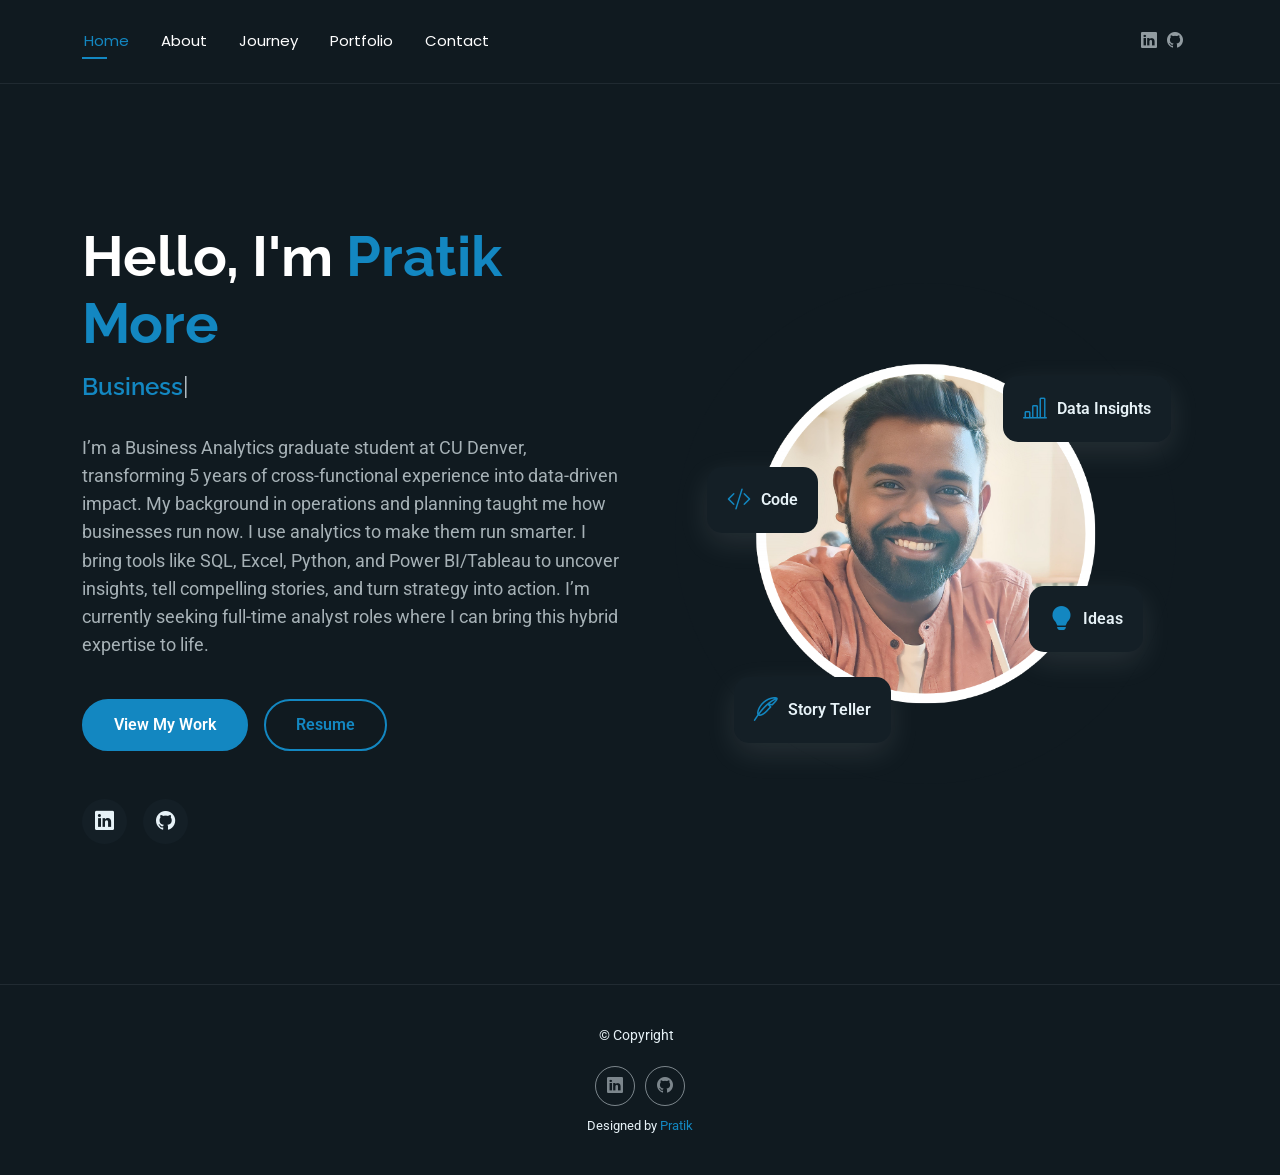
<file: index.html>
<!DOCTYPE html>
<html lang="en">

<head>
  <meta charset="utf-8">
  <meta content="width=device-width, initial-scale=1.0" name="viewport">
  <title>Index -Pratik More - Portfolio</title>
  <meta name="description" content="">
  <meta name="keywords" content="">

  <!-- Favicons -->
  <!-- <link href="assets/img/favicon.png" rel="icon">
  <link href="assets/img/apple-touch-icon.png" rel="apple-touch-icon"> -->

  <!-- Fonts -->
  <link href="https://fonts.googleapis.com" rel="preconnect">
  <link href="https://fonts.gstatic.com" rel="preconnect" crossorigin>
  <link href="https://fonts.googleapis.com/css2?family=Roboto:ital,wght@0,100;0,300;0,400;0,500;0,700;0,900;1,100;1,300;1,400;1,500;1,700;1,900&family=Poppins:ital,wght@0,100;0,200;0,300;0,400;0,500;0,600;0,700;0,800;0,900;1,100;1,200;1,300;1,400;1,500;1,600;1,700;1,800;1,900&family=Raleway:ital,wght@0,100;0,200;0,300;0,400;0,500;0,600;0,700;0,800;0,900;1,100;1,200;1,300;1,400;1,500;1,600;1,700;1,800;1,900&display=swap" rel="stylesheet">

  <!-- Vendor CSS Files -->
  <link href="assets/vendor/bootstrap/css/bootstrap.min.css" rel="stylesheet">
  <link href="assets/vendor/bootstrap-icons/bootstrap-icons.css" rel="stylesheet">
  <link href="assets/vendor/aos/aos.css" rel="stylesheet">
  <link href="assets/vendor/swiper/swiper-bundle.min.css" rel="stylesheet">
  <link href="assets/vendor/glightbox/css/glightbox.min.css" rel="stylesheet">

  <!-- Main CSS File -->
  <link href="assets/css/main.css" rel="stylesheet">

  <!-- =======================================================
  * Template Name: FolioOne
  * Template URL: https://bootstrapmade.com/folioone-bootstrap-portfolio-website-template/
  * Updated: Aug 23 2025 with Bootstrap v5.3.7
  * Author: BootstrapMade.com
  * License: https://bootstrapmade.com/license/
  ======================================================== -->
</head>

<body class="index-page">

  <header id="header" class="header d-flex align-items-center light-background sticky-top">
    <div class="container position-relative d-flex align-items-center justify-content-between">

      <!-- <a href="index.html" class="logo d-flex align-items-center me-auto me-xl-0">
      <img src="assets/img/logo.webp" alt="">
      <h1 class="sitename">FolioOne</h1> 
    </a> -->

      <nav id="navmenu" class="navmenu">
        <ul>
          <li><a href="index.html" class="active">Home</a></li>
          <li><a href="about.html">About</a></li>
          <li><a href="Journey.html">Journey</a></li>
          <li><a href="portfolio.html">Portfolio</a></li>
          <li><a href="contact.html">Contact</a></li>
        </ul>
        <i class="mobile-nav-toggle d-xl-none bi bi-list"></i>
      </nav>

      <div class="header-social-links">
        <a href="https://www.linkedin.com/in/pratikm0105/"><i class="bi bi-linkedin"></i></a>
        <a href="https://github.com/Pratik2326"><i class="bi bi-github"></i></a>
      </div>

    </div>
  </header>

  <main class="main">

    <!-- Hero Section -->
    <section id="hero" class="hero section">

      <div class="container" data-aos="fade-up" data-aos-delay="100">

        <div class="row gy-4 align-items-center">
          <div class="col-lg-6 order-2 order-lg-1">
            <div class="hero-content">
              <h1 data-aos="fade-up" data-aos-delay="200">Hello, I'm <span class="highlight">Pratik More</span></h1>
              <h2 data-aos="fade-up" data-aos-delay="300"><span class="typed" data-typed-items="Business Analyst, Data Analyst"></span></h2>
              <p data-aos="fade-up" data-aos-delay="400">I’m a Business Analytics graduate student at CU Denver, transforming 5 years of cross-functional experience into data-driven impact. My background in operations and planning taught me how businesses run now. I use analytics to make them run smarter. I bring tools like SQL, Excel, Python, and Power BI/Tableau to uncover insights, tell compelling stories, and turn strategy into action. I’m currently seeking full-time analyst roles where I can bring this hybrid expertise to life. </p>
              <div class="hero-actions" data-aos="fade-up" data-aos-delay="500">
                <a href="portfolio.html" class="btn btn-primary">View My Work</a>
                <a href="assets/resumepdf/Pratik's Resume v1.2 (master2).pdf" class="btn btn-outline" target="_blank">Resume</a>
              </div>
              <div class="social-links" data-aos="fade-up" data-aos-delay="600">
                <a href="https://www.linkedin.com/in/pratikm0105/"><i class="bi bi-linkedin"></i></a>
                <a href="https://github.com/Pratik2326"><i class="bi bi-github"></i></a>
              </div>
            </div>
          </div>
          <div class="col-lg-6 order-1 order-lg-2">
            <div class="hero-image" data-aos="zoom-in" data-aos-delay="300">
                <img src="assets/img/profile/fp.png" alt="Pratik" class="img-fluid profile-pic">
                <div class="floating-elements">
                  <div class="floating-card story-metrics" data-aos="fade-left" data-aos-delay="700">
                    <i class="bi bi-feather"></i>
                    <span>Story Teller</span>
                  </div>
                  <div class="floating-card code" data-aos="fade-down" data-aos-delay="1000">
                    <i class="bi bi-code-slash"></i>
                    <span>Code</span>
                  </div>
                  <div class="floating-card design" data-aos="fade-right" data-aos-delay="600">
                    <i class="bi bi-bar-chart-line"></i>
                    <span>Data Insights</span>
                  </div>
                  <div class="floating-card creativity" data-aos="fade-up" data-aos-delay="900">
                    <i class="bi bi-lightbulb-fill"></i>
                    <span>Ideas</span>
                  </div>
                </div>
              </div>
            </div>
          </div>
        </div>

      </div>

    </section><!-- /Hero Section -->

  </main>

  <footer id="footer" class="footer">

    <div class="container">
      <div class="copyright text-center ">
        <p>© <span>Copyright</span> <strong class="px-1 sitename"></strong> <span><br></span></p>
      </div>
      <div class="social-links d-flex justify-content-center" data-aos="fade-up" data-aos-delay="100">
        <a href="https://www.linkedin.com/in/pratikm0105/"><i class="bi bi-linkedin"></i></a>
        <a href="https://github.com/Pratik2326"><i class="bi bi-github"></i></a>
      </div>
    
      <div class="credits">
        <!-- All the links in the footer should remain intact. -->
        <!-- You can delete the links only if you've purchased the pro version. -->
        <!-- Licensing information: https://bootstrapmade.com/license/ -->
        <!-- Purchase the pro version with working PHP/AJAX contact form: [buy-url] -->
        Designed by <a href="#">Pratik</a>
      </div>
    </div>

  </footer>

  <!-- Scroll Top -->
  <a href="#" id="scroll-top" class="scroll-top d-flex align-items-center justify-content-center"><i class="bi bi-arrow-up-short"></i></a>

  <!-- Preloader -->
  <div id="preloader"></div>

  <!-- Vendor JS Files -->
  <script src="assets/vendor/bootstrap/js/bootstrap.bundle.min.js"></script>
  <script src="assets/vendor/php-email-form/validate.js"></script>
  <script src="assets/vendor/aos/aos.js"></script>
  <script src="assets/vendor/typed.js/typed.umd.js"></script>
  <script src="assets/vendor/waypoints/noframework.waypoints.js"></script>
  <script src="assets/vendor/purecounter/purecounter_vanilla.js"></script>
  <script src="assets/vendor/swiper/swiper-bundle.min.js"></script>
  <script src="assets/vendor/imagesloaded/imagesloaded.pkgd.min.js"></script>
  <script src="assets/vendor/isotope-layout/isotope.pkgd.min.js"></script>
  <script src="assets/vendor/glightbox/js/glightbox.min.js"></script>

  <!-- Main JS File -->
  <script src="assets/js/main.js"></script>

</body>

</html>
</file>
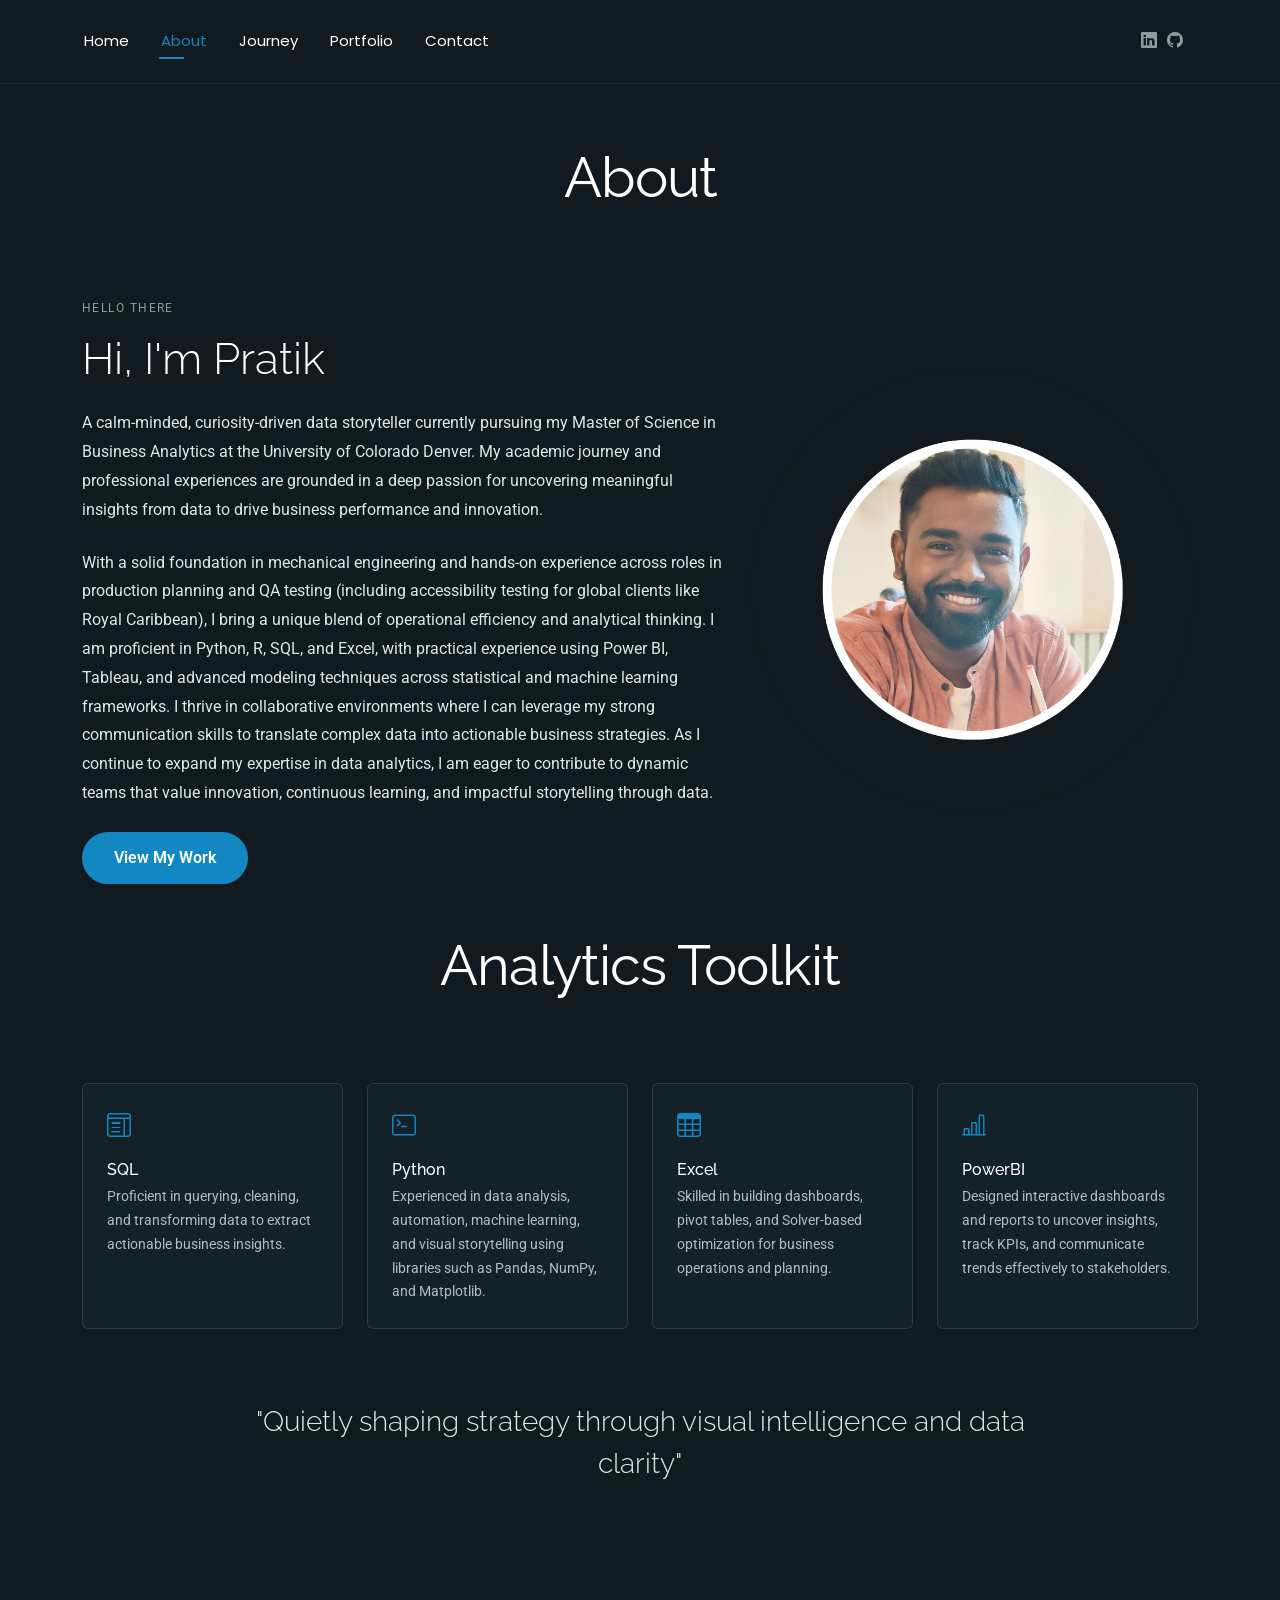
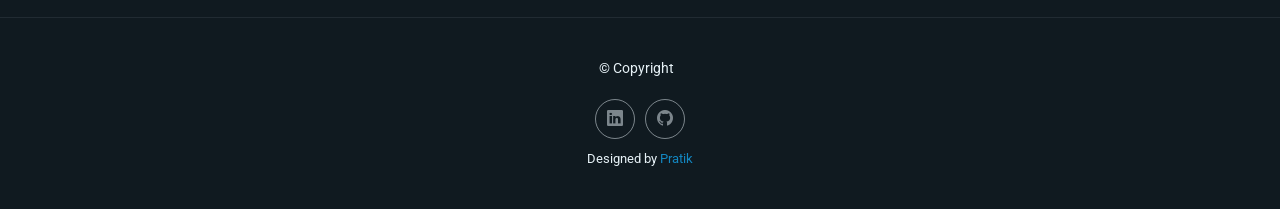
<file: about.html>
<!DOCTYPE html>
<html lang="en">

<head>
  <meta charset="utf-8">
  <meta content="width=device-width, initial-scale=1.0" name="viewport">
  <title>About -Pratik More - Portfolio</title>
  <meta name="description" content="">
  <meta name="keywords" content="">

  <!-- Favicons -->
  <!-- <link href="assets/img/favicon.png" rel="icon">
  <link href="assets/img/apple-touch-icon.png" rel="apple-touch-icon"> -->

  <!-- Fonts -->
  <link href="https://fonts.googleapis.com" rel="preconnect">
  <link href="https://fonts.gstatic.com" rel="preconnect" crossorigin>
  <link href="https://fonts.googleapis.com/css2?family=Roboto:ital,wght@0,100;0,300;0,400;0,500;0,700;0,900;1,100;1,300;1,400;1,500;1,700;1,900&family=Poppins:ital,wght@0,100;0,200;0,300;0,400;0,500;0,600;0,700;0,800;0,900;1,100;1,200;1,300;1,400;1,500;1,600;1,700;1,800;1,900&family=Raleway:ital,wght@0,100;0,200;0,300;0,400;0,500;0,600;0,700;0,800;0,900;1,100;1,200;1,300;1,400;1,500;1,600;1,700;1,800;1,900&display=swap" rel="stylesheet">

  <!-- Vendor CSS Files -->
  <link href="assets/vendor/bootstrap/css/bootstrap.min.css" rel="stylesheet">
  <link href="assets/vendor/bootstrap-icons/bootstrap-icons.css" rel="stylesheet">
  <link href="assets/vendor/aos/aos.css" rel="stylesheet">
  <link href="assets/vendor/swiper/swiper-bundle.min.css" rel="stylesheet">
  <link href="assets/vendor/glightbox/css/glightbox.min.css" rel="stylesheet">

  <!-- Main CSS File -->
  <link href="assets/css/main.css" rel="stylesheet">

  <!-- =======================================================
  * Template Name: FolioOne
  * Template URL: https://bootstrapmade.com/folioone-bootstrap-portfolio-website-template/
  * Updated: Aug 23 2025 with Bootstrap v5.3.7
  * Author: BootstrapMade.com
  * License: https://bootstrapmade.com/license/
  ======================================================== -->
</head>

<body class="about-page">

  <header id="header" class="header d-flex align-items-center light-background sticky-top">
    <div class="container position-relative d-flex align-items-center justify-content-between">

      <!-- <a href="index.html" class="logo d-flex align-items-center me-auto me-xl-0">
      <img src="assets/img/logo.webp" alt="">
      <h1 class="sitename">FolioOne</h1> 
    </a> -->

      <nav id="navmenu" class="navmenu">
        <ul>
          <li><a href="index.html">Home</a></li>
          <li><a href="about.html" class="active">About</a></li>
          <li><a href="Journey.html">Journey</a></li>
          <li><a href="portfolio.html">Portfolio</a></li>
          <li><a href="contact.html">Contact</a></li>
        </ul>
        <i class="mobile-nav-toggle d-xl-none bi bi-list"></i>
      </nav>

      <div class="header-social-links">
        <a href="https://www.linkedin.com/in/pratikm0105/"><i class="bi bi-linkedin"></i></a>
        <a href="https://github.com/Pratik2326"><i class="bi bi-github"></i></a>
      </div>

    </div>
  </header>

  <main class="main">

    <!-- About Section -->
    <section id="about" class="about section">

      <!-- Section Title -->
      <div class="container section-title" data-aos="fade-up">
        <h2>About</h2>
        <p></p>
      </div><!-- End Section Title -->

      <div class="container" data-aos="fade-up" data-aos-delay="100">

        <!-- Intro + Photo -->
        <div class="row align-items-center justify-content-between gy-5 mb-5">
          <div class="col-lg-7" data-aos="fade-right" data-aos-delay="150">
            <div class="intro-content">
              <span class="eyebrow">Hello there</span>
              <h2 class="headline">Hi, I'm Pratik</h2>
              <p>
                A calm-minded, curiosity-driven data storyteller currently pursuing my Master of Science in Business Analytics at the University of Colorado Denver. My academic journey and professional experiences are grounded in a deep passion for uncovering meaningful insights from data to drive business performance and innovation.
               
              </p>
              <p>
                 With a solid foundation in mechanical engineering and hands-on experience across roles in production planning and QA testing (including accessibility testing for global clients like Royal Caribbean), I bring a unique blend of operational efficiency and analytical thinking. I am proficient in Python, R, SQL, and Excel, with practical experience using Power BI, Tableau, and advanced modeling techniques across statistical and machine learning frameworks.
                  I thrive in collaborative environments where I can leverage my strong communication skills to translate complex data into actionable business strategies. As I continue to expand my expertise in data analytics, I am eager to contribute to dynamic teams that value innovation, continuous learning, and impactful storytelling through data.
              </p>

              <div class="hero-actions" data-aos="fade-up" data-aos-delay="50">
                <a href="portfolio.html" class="btn btn-primary">View My Work</a>
                </a>
                
                </a>  
              </div>
            </div>
          </div>

          <div class="col-lg-5" data-aos="zoom-in" data-aos-delay="250">
            <figure class="profile-figure text-center text-lg-end">
              <img src="assets/img/profile/fp.png" alt="Portrait of Pratik" class="img-fluid profile-pic">
            </figure>
          </div>
        </div>
        <!-- End Intro + Photo -->

        <!-- Skills Grid -->
        <div class="container section-title" data-aos="fade-up">
  <h2>Analytics Toolkit</h2>
</div>

        <div class="mb-5">
          <div class="row g-4">
            <div class="col-6 col-md-4 col-lg-3" data-aos="fade-up" data-aos-delay="120">
              <div class="skill-item">
                <i class="bi bi-layout-text-window"></i>
                <h3>SQL</h3>
                <p>Proficient in querying, cleaning, and transforming data to extract actionable business insights.</p>
              </div>
            </div>
            <div class="col-6 col-md-4 col-lg-3" data-aos="fade-up" data-aos-delay="180">
              <div class="skill-item">
                <i class="bi bi-terminal"></i>
                <h3>Python</h3>
                <p>Experienced in data analysis, automation, machine learning, and visual storytelling using libraries such as Pandas, NumPy, and Matplotlib.</p>
              </div>
            </div>
            <div class="col-6 col-md-4 col-lg-3" data-aos="fade-up" data-aos-delay="240">
              <div class="skill-item">
                <i class="bi bi-table"></i>
                <h3>Excel</h3>
                <p>Skilled in building dashboards, pivot tables, and Solver-based optimization for business operations and planning.</p>
              </div>
            </div>
            <div class="col-6 col-md-4 col-lg-3" data-aos="fade-up" data-aos-delay="300">
              <div class="skill-item">
                <i class="bi bi-bar-chart-line"></i>
                <h3>PowerBI</h3>
                <p>Designed interactive dashboards and reports to uncover insights, track KPIs, and communicate trends effectively to stakeholders.</p>
              </div>
            </div>
          </div>
        </div>
        <!-- End Skills Grid -->



        <!-- Quote -->
        <blockquote class="personal-quote text-center mb-5" data-aos="fade-down" data-aos-delay="200">
          <p>"Quietly shaping strategy through visual intelligence and data clarity"</p>
        </blockquote>
        <!-- End Quote -->

  </main>
  <footer id="footer" class="footer">

    <div class="container">
      <div class="copyright text-center ">
        <p>© <span>Copyright</span> <strong class="px-1 sitename"></strong> <span><br></span></p>
      </div>
      <div class="social-links d-flex justify-content-center">
        <a href="https://www.linkedin.com/in/pratikm0105/"><i class="bi bi-linkedin"></i></a>
        <a href="https://github.com/Pratik2326"><i class="bi bi-github"></i></a>
      </div>
      <div class="credits">
        <!-- All the links in the footer should remain intact. -->
        <!-- You can delete the links only if you've purchased the pro version. -->
        <!-- Licensing information: https://bootstrapmade.com/license/ -->
        <!-- Purchase the pro version with working PHP/AJAX contact form: [buy-url] -->
        Designed by <a href="#">Pratik</a>
      </div>
    </div>

  </footer>

  <!-- Scroll Top -->
  <a href="#" id="scroll-top" class="scroll-top d-flex align-items-center justify-content-center"><i class="bi bi-arrow-up-short"></i></a>

  <!-- Preloader -->
  <div id="preloader"></div>

  <!-- Vendor JS Files -->
  <script src="assets/vendor/bootstrap/js/bootstrap.bundle.min.js"></script>
  <script src="assets/vendor/php-email-form/validate.js"></script>
  <script src="assets/vendor/aos/aos.js"></script>
  <script src="assets/vendor/typed.js/typed.umd.js"></script>
  <script src="assets/vendor/waypoints/noframework.waypoints.js"></script>
  <script src="assets/vendor/purecounter/purecounter_vanilla.js"></script>
  <script src="assets/vendor/swiper/swiper-bundle.min.js"></script>
  <script src="assets/vendor/imagesloaded/imagesloaded.pkgd.min.js"></script>
  <script src="assets/vendor/isotope-layout/isotope.pkgd.min.js"></script>
  <script src="assets/vendor/glightbox/js/glightbox.min.js"></script>

  <!-- Main JS File -->
  <script src="assets/js/main.js"></script>

</body>

</html>
</file>
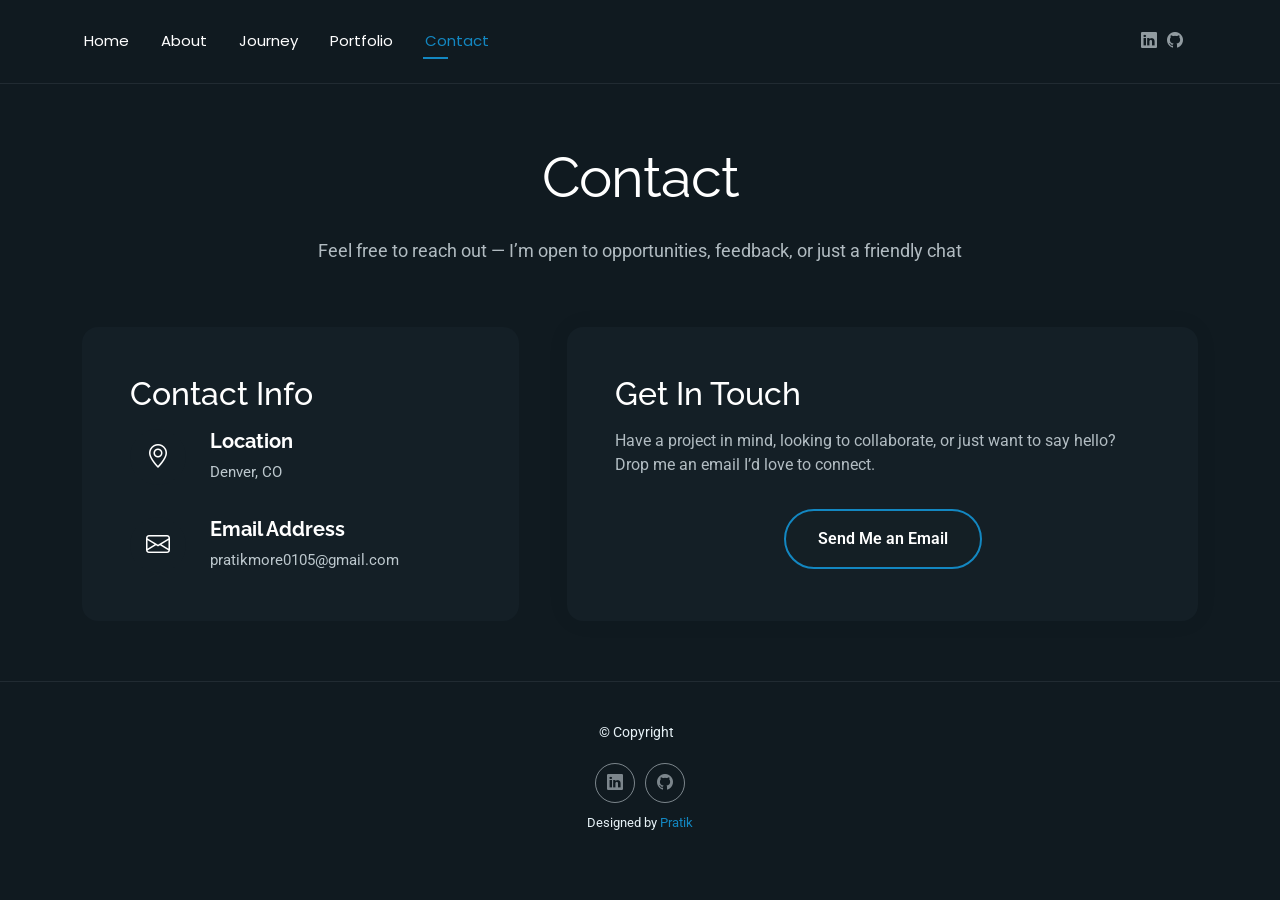
<file: contact.html>
<!DOCTYPE html>
<html lang="en">

<head>
  <meta charset="utf-8">
  <meta content="width=device-width, initial-scale=1.0" name="viewport">
  <title>Contact -Pratik More - Portfolio</title>
  <meta name="description" content="">
  <meta name="keywords" content="">

  <!-- Favicons -->
  <!-- <link href="assets/img/favicon.png" rel="icon">
  <link href="assets/img/apple-touch-icon.png" rel="apple-touch-icon"> -->

  <!-- Fonts -->
  <link href="https://fonts.googleapis.com" rel="preconnect">
  <link href="https://fonts.gstatic.com" rel="preconnect" crossorigin>
  <link href="https://fonts.googleapis.com/css2?family=Roboto:ital,wght@0,100;0,300;0,400;0,500;0,700;0,900;1,100;1,300;1,400;1,500;1,700;1,900&family=Poppins:ital,wght@0,100;0,200;0,300;0,400;0,500;0,600;0,700;0,800;0,900;1,100;1,200;1,300;1,400;1,500;1,600;1,700;1,800;1,900&family=Raleway:ital,wght@0,100;0,200;0,300;0,400;0,500;0,600;0,700;0,800;0,900;1,100;1,200;1,300;1,400;1,500;1,600;1,700;1,800;1,900&display=swap" rel="stylesheet">

  <!-- Vendor CSS Files -->
  <link href="assets/vendor/bootstrap/css/bootstrap.min.css" rel="stylesheet">
  <link href="assets/vendor/bootstrap-icons/bootstrap-icons.css" rel="stylesheet">
  <link href="assets/vendor/aos/aos.css" rel="stylesheet">
  <link href="assets/vendor/swiper/swiper-bundle.min.css" rel="stylesheet">
  <link href="assets/vendor/glightbox/css/glightbox.min.css" rel="stylesheet">

  <!-- Main CSS File -->
  <link href="assets/css/main.css" rel="stylesheet">

  <!-- =======================================================
  * Template Name: FolioOne
  * Template URL: https://bootstrapmade.com/folioone-bootstrap-portfolio-website-template/
  * Updated: Aug 23 2025 with Bootstrap v5.3.7
  * Author: BootstrapMade.com
  * License: https://bootstrapmade.com/license/
  ======================================================== -->
</head>

<body class="contact-page">

  <header id="header" class="header d-flex align-items-center light-background sticky-top">
    <div class="container position-relative d-flex align-items-center justify-content-between">

      <!-- <a href="index.html" class="logo d-flex align-items-center me-auto me-xl-0">
      <img src="assets/img/logo.webp" alt="">
      <h1 class="sitename">FolioOne</h1> 
    </a> -->

      <nav id="navmenu" class="navmenu">
        <ul>
          <li><a href="index.html">Home</a></li>
          <li><a href="about.html">About</a></li>
          <li><a href="Journey.html">Journey</a></li>
          <li><a href="portfolio.html">Portfolio</a></li>
          <li><a href="contact.html" class="active">Contact</a></li>
        </ul>
        <i class="mobile-nav-toggle d-xl-none bi bi-list"></i>
      </nav>

      <div class="header-social-links">
        <a href="https://www.linkedin.com/in/pratikm0105/"><i class="bi bi-linkedin"></i></a>
        <a href="https://github.com/Pratik2326"><i class="bi bi-github"></i></a>
      </div>

    </div>
  </header>

  <main class="main">

    <!-- Contact Section -->
    <section id="contact" class="contact section">

      <!-- Section Title -->
      <div class="container section-title" data-aos="fade-up">
        <h2>Contact</h2>
        <p>Feel free to reach out — I’m open to opportunities, feedback, or just a friendly chat</p>
      </div><!-- End Section Title -->

      <div class="container" data-aos="fade-up" data-aos-delay="100">

        <div class="row g-4 g-lg-5">
          <div class="col-lg-5">
            <div class="info-box" data-aos="fade-up" data-aos-delay="200">
              <h3>Contact Info</h3>
              

              <div class="info-item" data-aos="fade-up" data-aos-delay="300">
                <div class="icon-box">
                  <i class="bi bi-geo-alt"></i>
                </div>
                <div class="content">
                  <h4>Location</h4>
                  <p>Denver, CO </p>
                </div>
              </div>

              
              <div class="info-item" data-aos="fade-up" data-aos-delay="500">
                <div class="icon-box">
                  <i class="bi bi-envelope"></i>
                </div>
                <div class="content">
                  <h4>Email Address</h4>
                  <p>pratikmore0105@gmail.com</p>
                </div>
              </div>
            </div>
          </div>

          <div class="col-lg-7">
            <div class="contact-form" data-aos="fade-up" data-aos-delay="300">
              <h3>Get In Touch</h3>
              <p>Have a project in mind, looking to collaborate, or just want to say hello? Drop me an email  I’d love to connect.</p>
              
              <div class="col-12 text-center">
                <a href="mailto:pratikmore0105@gmail.com" class="btn btn-primary">Send Me an Email</a>
              </div>

              
            </div>
          </div>

        </div>

      </div>

    </section><!-- /Contact Section -->

  </main>

  <footer id="footer" class="footer">

    <div class="container">
      <div class="copyright text-center ">
        <p>© <span>Copyright</span> <strong class="px-1 sitename"></strong> <span><br></span></p>
      </div>
      <div class="social-links d-flex justify-content-center">
        <a href="https://www.linkedin.com/in/pratikm0105/"><i class="bi bi-linkedin"></i></a>
        <a href="https://github.com/Pratik2326"><i class="bi bi-github"></i></a>
      </div>
      <div class="credits">
        <!-- All the links in the footer should remain intact. -->
        <!-- You can delete the links only if you've purchased the pro version. -->
        <!-- Licensing information: https://bootstrapmade.com/license/ -->
        <!-- Purchase the pro version with working PHP/AJAX contact form: [buy-url] -->
        Designed by <a href="#">Pratik</a>
      </div>
    </div>

  </footer>

  <!-- Scroll Top -->
  <a href="#" id="scroll-top" class="scroll-top d-flex align-items-center justify-content-center"><i class="bi bi-arrow-up-short"></i></a>

  <!-- Preloader -->
  <div id="preloader"></div>

  <!-- Vendor JS Files -->
  <script src="assets/vendor/bootstrap/js/bootstrap.bundle.min.js"></script>
  <script src="assets/vendor/php-email-form/validate.js"></script>
  <script src="assets/vendor/aos/aos.js"></script>
  <script src="assets/vendor/typed.js/typed.umd.js"></script>
  <script src="assets/vendor/waypoints/noframework.waypoints.js"></script>
  <script src="assets/vendor/purecounter/purecounter_vanilla.js"></script>
  <script src="assets/vendor/swiper/swiper-bundle.min.js"></script>
  <script src="assets/vendor/imagesloaded/imagesloaded.pkgd.min.js"></script>
  <script src="assets/vendor/isotope-layout/isotope.pkgd.min.js"></script>
  <script src="assets/vendor/glightbox/js/glightbox.min.js"></script>

  <!-- Main JS File -->
  <script src="assets/js/main.js"></script>

</body>

</html>
</file>
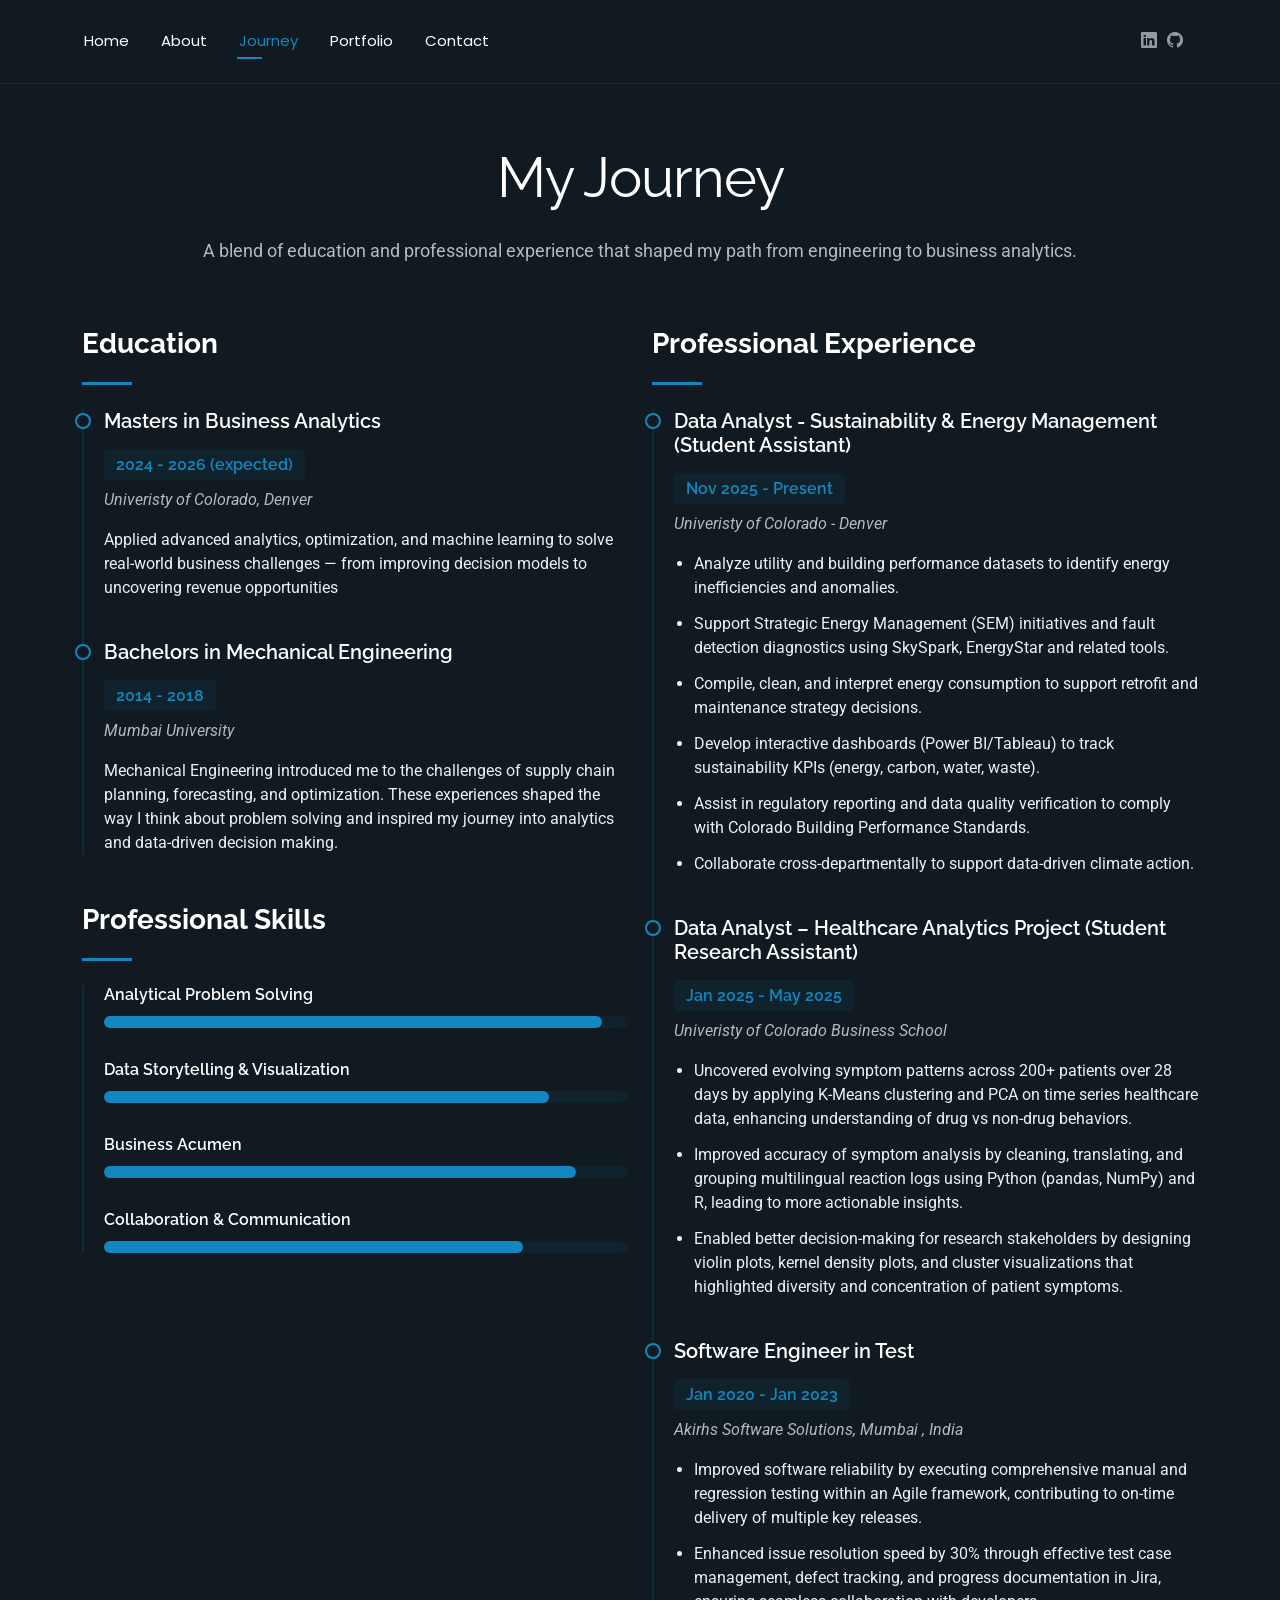
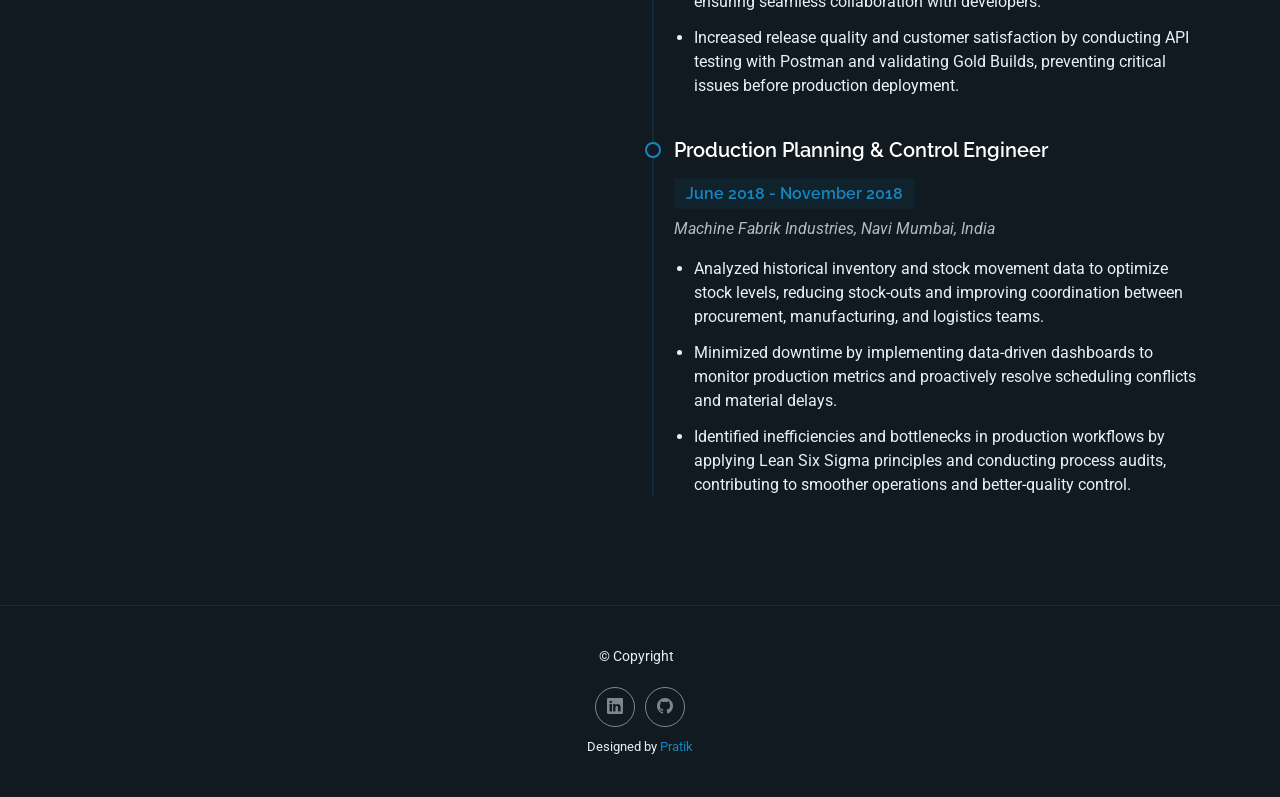
<file: Journey.html>
<!DOCTYPE html>
<html lang="en">

<head>
  <meta charset="utf-8">
  <meta content="width=device-width, initial-scale=1.0" name="viewport">
  <title>Resume -Pratik More - Portfolio</title>
  <meta name="description" content="">
  <meta name="keywords" content="">

  <!-- Favicons -->
  <!-- <link href="assets/img/favicon.png" rel="icon">
  <link href="assets/img/apple-touch-icon.png" rel="apple-touch-icon"> -->

  <!-- Fonts -->
  <link href="https://fonts.googleapis.com" rel="preconnect">
  <link href="https://fonts.gstatic.com" rel="preconnect" crossorigin>
  <link href="https://fonts.googleapis.com/css2?family=Roboto:ital,wght@0,100;0,300;0,400;0,500;0,700;0,900;1,100;1,300;1,400;1,500;1,700;1,900&family=Poppins:ital,wght@0,100;0,200;0,300;0,400;0,500;0,600;0,700;0,800;0,900;1,100;1,200;1,300;1,400;1,500;1,600;1,700;1,800;1,900&family=Raleway:ital,wght@0,100;0,200;0,300;0,400;0,500;0,600;0,700;0,800;0,900;1,100;1,200;1,300;1,400;1,500;1,600;1,700;1,800;1,900&display=swap" rel="stylesheet">

  <!-- Vendor CSS Files -->
  <link href="assets/vendor/bootstrap/css/bootstrap.min.css" rel="stylesheet">
  <link href="assets/vendor/bootstrap-icons/bootstrap-icons.css" rel="stylesheet">
  <link href="assets/vendor/aos/aos.css" rel="stylesheet">
  <link href="assets/vendor/swiper/swiper-bundle.min.css" rel="stylesheet">
  <link href="assets/vendor/glightbox/css/glightbox.min.css" rel="stylesheet">

  <!-- Main CSS File -->
  <link href="assets/css/main.css" rel="stylesheet">

  <!-- =======================================================
  * Template Name: FolioOne
  * Template URL: https://bootstrapmade.com/folioone-bootstrap-portfolio-website-template/
  * Updated: Aug 23 2025 with Bootstrap v5.3.7
  * Author: BootstrapMade.com
  * License: https://bootstrapmade.com/license/
  ======================================================== -->
</head>

<body class="resume-page">

  <header id="header" class="header d-flex align-items-center light-background sticky-top">
    <div class="container position-relative d-flex align-items-center justify-content-between">

      <!-- <a href="index.html" class="logo d-flex align-items-center me-auto me-xl-0">
      <img src="assets/img/logo.webp" alt="">
      <h1 class="sitename">FolioOne</h1> 
    </a> -->

      <nav id="navmenu" class="navmenu">
        <ul>
          <li><a href="index.html">Home</a></li>
          <li><a href="about.html">About</a></li>
          <li><a href="Journey.html" class="active">Journey</a></li>
          <li><a href="portfolio.html">Portfolio</a></li>
          <li><a href="contact.html">Contact</a></li>
        </ul>
        <i class="mobile-nav-toggle d-xl-none bi bi-list"></i>
      </nav>

      <div class="header-social-links">
        <a href="https://www.linkedin.com/in/pratikm0105/"><i class="bi bi-linkedin"></i></a>
        <a href="https://github.com/Pratik2326"><i class="bi bi-github"></i></a>
      </div>

    </div>
  </header>

  <main class="main">

    <!-- Resume Section -->
    <section id="resume" class="resume section">

      <!-- Section Title -->
      <div class="container section-title" data-aos="fade-up">
        <h2>My Journey</h2>
        <p>A blend of education and professional experience that shaped my path from engineering to business analytics.</p>
      </div><!-- End Section Title -->

      <div class="container" data-aos="fade-up" data-aos-delay="100">

        <div class="row">
          <div class="col-lg-6">

            <!-- Education Section -->
            <div class="resume-item" data-aos="fade-up">
              <h3 class="resume-title">Education</h3>

              <div class="resume-content">
                <article class="education-item">
                  <h4>Masters in Business Analytics</h4>
                  <h5>2024 - 2026 (expected)</h5>
                  <p class="institution"><em>Univeristy of Colorado, Denver</em></p>
                  <p> Applied advanced analytics, optimization, and machine learning to solve real-world business challenges — from improving decision models to uncovering revenue opportunities</p>
                </article>

                <article class="education-item">
                  <h4>Bachelors in Mechanical Engineering</h4>
                  <h5>2014 - 2018</h5>
                  <p class="institution"><em>Mumbai University</em></p>
                  <p>Mechanical Engineering introduced me to the challenges of supply chain planning, forecasting, and optimization. These experiences shaped the way I think about problem solving and inspired my journey into analytics and data-driven decision making.</p>
                </article>
              </div>
            </div><!-- End Education Section -->

            <!-- Professional Skills Section -->
            <div class="resume-item skills-animation" data-aos="fade-up">
              <h3 class="resume-title">Professional Skills</h3>

              <div class="resume-content">
                <div class="skill-item">
                  <h4>Analytical Problem Solving</h4>
                  <div class="progress">
                    <div class="progress-bar" role="progressbar" aria-valuenow="95" aria-valuemin="0" aria-valuemax="100"></div>
                  </div>
                </div>

                <div class="skill-item">
                  <h4>Data Storytelling & Visualization</h4>
                  <div class="progress">
                    <div class="progress-bar" role="progressbar" aria-valuenow="85" aria-valuemin="0" aria-valuemax="100"></div>
                  </div>
                </div>

                <div class="skill-item">
                  <h4>Business Acumen</h4>
                  <div class="progress">
                    <div class="progress-bar" role="progressbar" aria-valuenow="90" aria-valuemin="0" aria-valuemax="100"></div>
                  </div>
                </div>

                <div class="skill-item">
                  <h4>Collaboration & Communication</h4>
                  <div class="progress">
                    <div class="progress-bar" role="progressbar" aria-valuenow="80" aria-valuemin="0" aria-valuemax="100"></div>
                  </div>
                </div>
              </div>
            </div><!-- End Professional Skills Section -->
          </div>

          <div class="col-lg-6">
            <!-- Experience Section -->
            <div class="resume-item" data-aos="fade-up" data-aos-delay="100">
              <h3 class="resume-title">Professional Experience</h3>

              <div class="resume-content">
                <article class="experience-item">
                  <h4>Data Analyst - Sustainability & Energy Management (Student Assistant)</h4>
                  <h5>Nov 2025 - Present</h5>
                  <p class="company"><em>Univeristy of Colorado - Denver</em></p>
                  <ul>
                    <li>Analyze utility and building performance datasets to identify energy inefficiencies and anomalies.</li>
                    <li>Support Strategic Energy Management (SEM) initiatives and fault detection diagnostics using SkySpark, EnergyStar and related tools.</li>
                    <li>Compile, clean, and interpret energy consumption to support retrofit and maintenance strategy decisions.</li>
                    <li>Develop interactive dashboards (Power BI/Tableau) to track sustainability KPIs (energy, carbon, water, waste).</li>
                    <li>Assist in regulatory reporting and data quality verification to comply with Colorado Building Performance Standards.</li>
                    <li>Collaborate cross-departmentally to support data-driven climate action.</li>
                  </ul>
                </article>
              
              
                <article class="experience-item">
                  <h4>Data Analyst – Healthcare Analytics Project (Student Research Assistant)</h4>
                  <h5>Jan 2025 - May 2025</h5>
                  <p class="company"><em>Univeristy of Colorado Business School</em></p>
                  <ul>
                    <li>Uncovered evolving symptom patterns across 200+ patients over 28 days by applying K-Means clustering and PCA on time series healthcare data, enhancing understanding of drug vs non-drug behaviors.</li>
                    <li>Improved accuracy of symptom analysis by cleaning, translating, and grouping multilingual reaction logs using Python (pandas, NumPy) and R, leading to more actionable insights.</li>
                    <li>Enabled better decision-making for research stakeholders by designing violin plots, kernel density plots, and cluster visualizations that highlighted diversity and concentration of patient symptoms.</li>
                  </ul>
                </article>

                <article class="experience-item">
                  <h4>Software Engineer in Test</h4>
                  <h5>Jan 2020 - Jan 2023</h5>
                  <p class="company"><em>Akirhs Software Solutions, Mumbai , India</em></p>
                  <ul>
                    <li>Improved software reliability by executing comprehensive manual and regression testing within an Agile framework, contributing to on-time delivery of multiple key releases.</li>
                    <li>Enhanced issue resolution speed by 30% through effective test case management, defect tracking, and progress documentation in Jira, ensuring seamless collaboration with developers.</li>
                    <li>Increased release quality and customer satisfaction by conducting API testing with Postman and validating Gold Builds, preventing critical issues before production deployment.</li>
                  </ul>
                </article>

                <article class="experience-item">
                  <h4>Production Planning & Control Engineer</h4>
                  <h5>June 2018 -  November 2018</h5>
                  <p class="company"><em>Machine Fabrik Industries, Navi Mumbai, India</em></p>
                  <ul>
                    <li>Analyzed historical inventory and stock movement data to optimize stock levels, reducing stock-outs and improving coordination between procurement, manufacturing, and logistics teams.</li>
                    <li>Minimized downtime by implementing data-driven dashboards to monitor production metrics and proactively resolve scheduling conflicts and material delays.</li>
                    <li>Identified inefficiencies and bottlenecks in production workflows by applying Lean Six Sigma principles and conducting process audits, contributing to smoother operations and better-quality control.</li>
                    
                  </ul>
                </article>
              </div>
            </div><!-- End Experience Section -->
          </div>
        </div>

      </div>

    </section><!-- /Resume Section -->

  </main>

  <footer id="footer" class="footer">

    <div class="container">
      <div class="copyright text-center ">
        <p>© <span>Copyright</span> <strong class="px-1 sitename"></strong> <span><br></span></p>
      </div>
      <div class="social-links d-flex justify-content-center">
        <a href="https://www.linkedin.com/in/pratikm0105/"><i class="bi bi-linkedin"></i></a>
        <a href="https://github.com/Pratik2326"><i class="bi bi-github"></i></a>
      </div>
      <div class="credits">
        <!-- All the links in the footer should remain intact. -->
        <!-- You can delete the links only if you've purchased the pro version. -->
        <!-- Licensing information: https://bootstrapmade.com/license/ -->
        <!-- Purchase the pro version with working PHP/AJAX contact form: [buy-url] -->
        Designed by <a href="#">Pratik</a>
      </div>
    </div>

  </footer>

  <!-- Scroll Top -->
  <a href="#" id="scroll-top" class="scroll-top d-flex align-items-center justify-content-center"><i class="bi bi-arrow-up-short"></i></a>

  <!-- Preloader -->
  <div id="preloader"></div>

  <!-- Vendor JS Files -->
  <script src="assets/vendor/bootstrap/js/bootstrap.bundle.min.js"></script>
  <script src="assets/vendor/php-email-form/validate.js"></script>
  <script src="assets/vendor/aos/aos.js"></script>
  <script src="assets/vendor/typed.js/typed.umd.js"></script>
  <script src="assets/vendor/waypoints/noframework.waypoints.js"></script>
  <script src="assets/vendor/purecounter/purecounter_vanilla.js"></script>
  <script src="assets/vendor/swiper/swiper-bundle.min.js"></script>
  <script src="assets/vendor/imagesloaded/imagesloaded.pkgd.min.js"></script>
  <script src="assets/vendor/isotope-layout/isotope.pkgd.min.js"></script>
  <script src="assets/vendor/glightbox/js/glightbox.min.js"></script>

  <!-- Main JS File -->
  <script src="assets/js/main.js"></script>

</body>

</html>
</file>
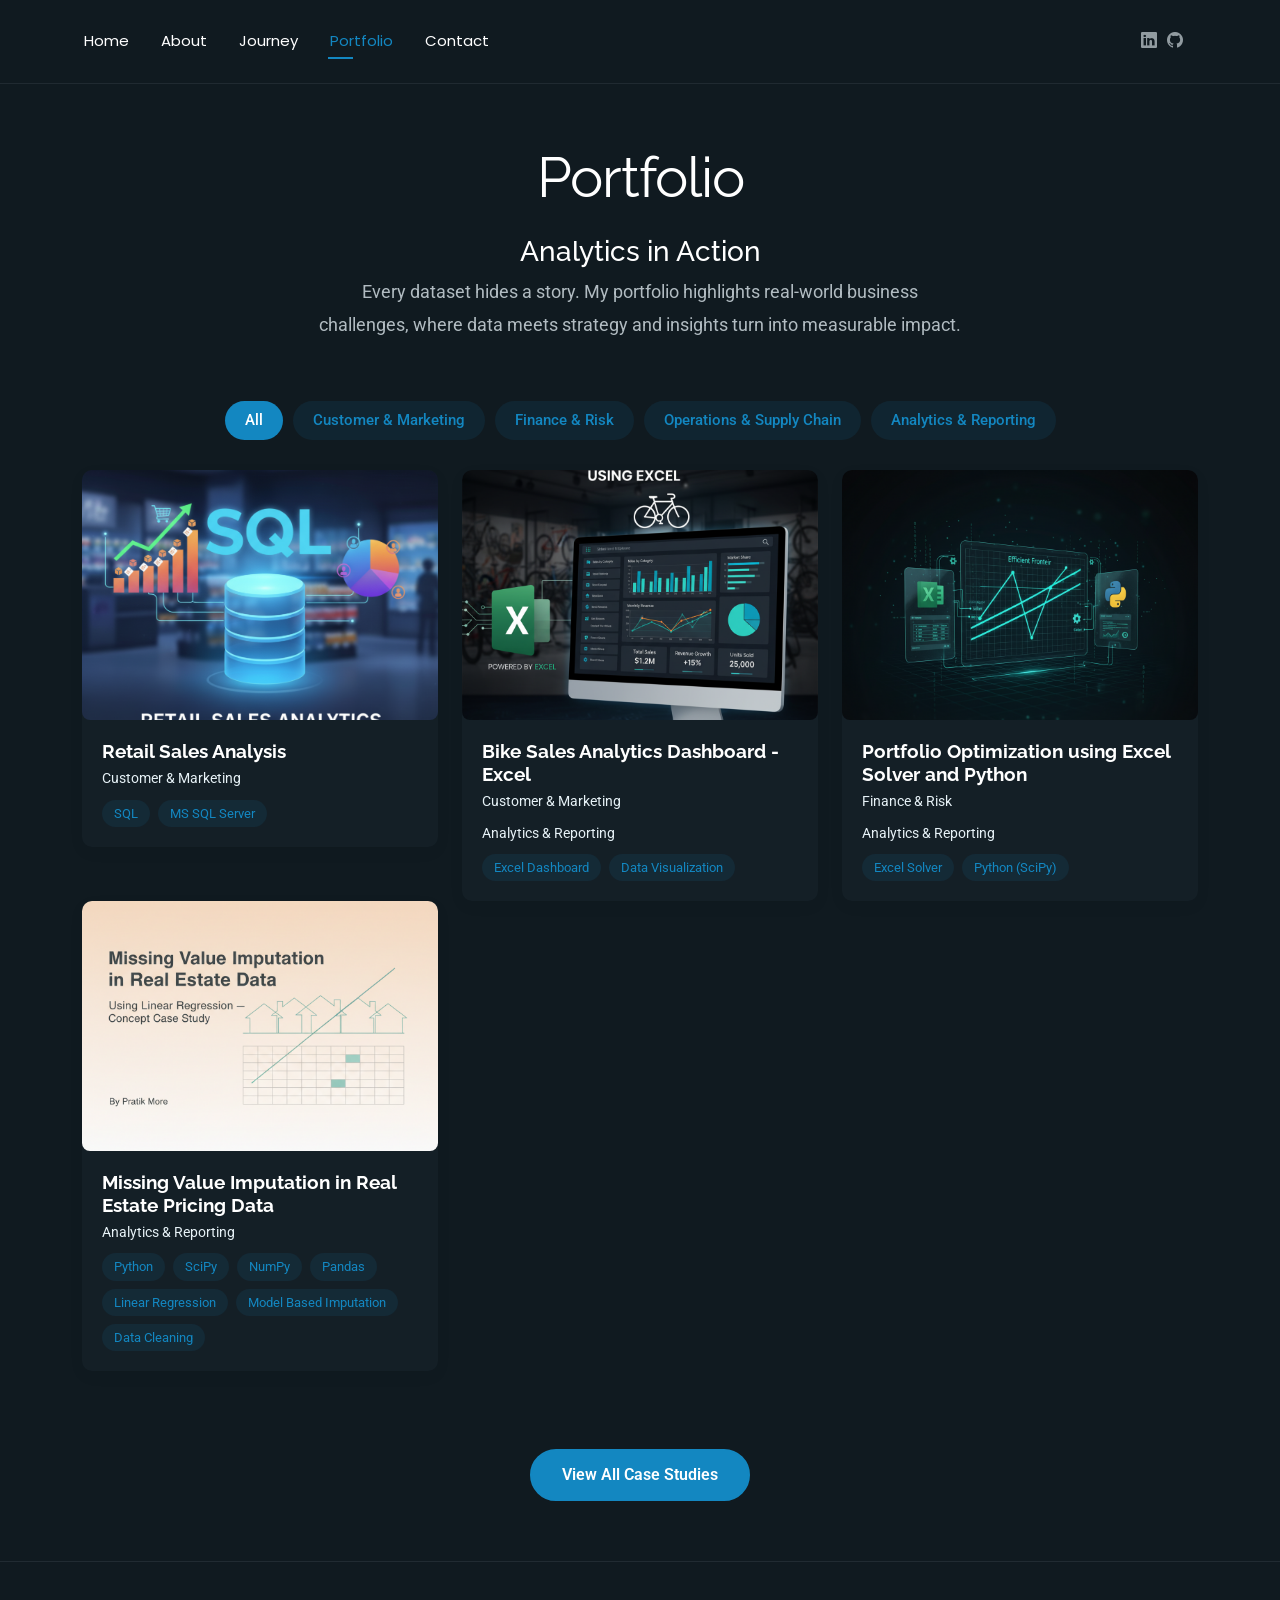
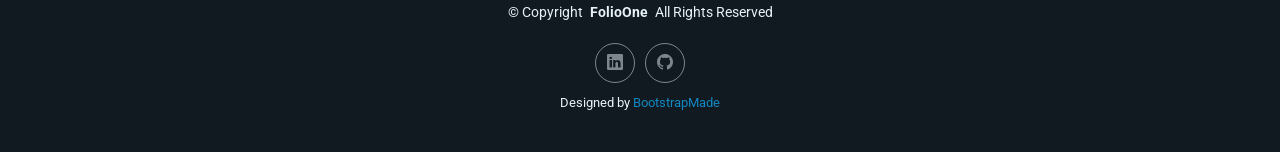
<file: portfolio.html>
<!DOCTYPE html>
<html lang="en">

<head>
  <meta charset="utf-8">
  <meta content="width=device-width, initial-scale=1.0" name="viewport">
  <title>Pratik More - Portfolio</title>
  <meta name="description" content="">
  <meta name="keywords" content="">

  <!-- Favicons -->
  <!-- <link href="assets/img/favicon.png" rel="icon"> -->
  <!-- <link href="assets/img/apple-touch-icon.png" rel="apple-touch-icon"> -->

  <!-- Fonts -->
  <link href="https://fonts.googleapis.com" rel="preconnect">
  <link href="https://fonts.gstatic.com" rel="preconnect" crossorigin>
  <link href="https://fonts.googleapis.com/css2?family=Roboto:ital,wght@0,100;0,300;0,400;0,500;0,700;0,900;1,100;1,300;1,400;1,500;1,700;1,900&family=Poppins:ital,wght@0,100;0,200;0,300;0,400;0,500;0,600;0,700;0,800;0,900;1,100;1,200;1,300;1,400;1,500;1,600;1,700;1,800;1,900&family=Raleway:ital,wght@0,100;0,200;0,300;0,400;0,500;0,600;0,700;0,800;0,900;1,100;1,200;1,300;1,400;1,500;1,600;1,700;1,800;1,900&display=swap" rel="stylesheet">

  <!-- Vendor CSS Files -->
  <link href="assets/vendor/bootstrap/css/bootstrap.min.css" rel="stylesheet">
  <link href="assets/vendor/bootstrap-icons/bootstrap-icons.css" rel="stylesheet">
  <link href="assets/vendor/aos/aos.css" rel="stylesheet">
  <link href="assets/vendor/swiper/swiper-bundle.min.css" rel="stylesheet">
  <link href="assets/vendor/glightbox/css/glightbox.min.css" rel="stylesheet">

  <!-- Main CSS File -->
  <link href="assets/css/main.css" rel="stylesheet">

  <!-- =======================================================
  * Template Name: FolioOne
  * Template URL: https://bootstrapmade.com/folioone-bootstrap-portfolio-website-template/
  * Updated: Aug 23 2025 with Bootstrap v5.3.7
  * Author: BootstrapMade.com
  * License: https://bootstrapmade.com/license/
  ======================================================== -->
</head>

<body class="portfolio-page">

  <header id="header" class="header d-flex align-items-center light-background sticky-top">
    <div class="container position-relative d-flex align-items-center justify-content-between">

      <!-- <a href="index.html" class="logo d-flex align-items-center me-auto me-xl-0">
      <img src="assets/img/logo.webp" alt="">
      <h1 class="sitename">FolioOne</h1> 
    </a> -->

      <nav id="navmenu" class="navmenu">
        <ul>
          <li><a href="index.html">Home</a></li>
          <li><a href="about.html">About</a></li>
          <li><a href="Journey.html">Journey</a></li>
          <li><a href="portfolio.html" class="active">Portfolio</a></li>
          <li><a href="contact.html">Contact</a></li>
        </ul>
        <i class="mobile-nav-toggle d-xl-none bi bi-list"></i>
      </nav>

      <div class="header-social-links">
        <a href="https://www.linkedin.com/in/pratikm0105/"><i class="bi bi-linkedin"></i></a>
        <a href="https://github.com/Pratik2326"><i class="bi bi-github"></i></a>
      </div>

    </div>
  </header>

  <main class="main">

    <!-- Portfolio Section -->
    <section id="portfolio" class="portfolio section">

      <!-- Section Title -->
      <div class="container section-title" data-aos="fade-up">
        <h2>Portfolio</h2>
        <h3 class="portfolio-subtitle">Analytics in Action</h3>
        <p>Every dataset hides a story. My portfolio highlights real-world business challenges, 
    where data meets strategy and insights turn into measurable impact.</p>
      </div><!-- End Section Title -->

      <div class="container" data-aos="fade-up" data-aos-delay="100">

        <div class="isotope-layout" data-default-filter="*" data-layout="masonry" data-sort="original-order">
          <ul class="portfolio-filters isotope-filters" data-aos="fade-up" data-aos-delay="200">
            <!-- <li data-filter="*" class="filter-active">All</li> -->
            <li id="filter-all" data-filter="*" class="filter-active">All</li>
            <li data-filter=".filter-strategy">Customer & Marketing</li>
            <li data-filter=".filter-finance">Finance & Risk</li>
            <li data-filter=".filter-operations">Operations & Supply Chain</li>
            <li data-filter=".filter-technology">Analytics & Reporting</li>
          </ul><!-- End Portfolio Filters -->

          <div class="row gy-4 isotope-container" data-aos="fade-up" data-aos-delay="300">
            <div class="col-lg-4 col-md-6 portfolio-item isotope-item filter-strategy">
              <div class="portfolio-card">
                <div class="portfolio-img">
                  <img src="assets/img/portfolio/sqlp1best.png" alt="Portfolio Item" class="img-fluid">
                  <div class="portfolio-overlay">
                    <a href="#project-sql-retail" class="glightbox" data-glightbox="type:inline"><i class="bi bi-plus"></i></a>
                    <a href="https://github.com/Pratik2326/SQL-Retail-Sales" target="_blank" rel="noopener noreferrer" class="portfolio-details-link"><i class="bi bi-link"></i></a>
                  </div>
                </div>
                <div class="portfolio-info">
                  <h4> Retail Sales Analysis</h4>
                  <p>Customer & Marketing</p>
                  <div class="portfolio-tags">
                    <span class= "tag"> SQL</span>
                    <span class= "tag">MS SQL Server</span>
                  </div>
                </div>
              </div>
            </div>
            <!-- 🔹 Hidden Popup Content (called by + button) -->
            <div id="project-sql-retail" style="display:none;">
              <div class="project-popup">
                <img src="assets/img/portfolio/sqlp1best.png" alt="SQL Retail Sales" class="popup-bg">
                <div class="popup-content">
                  <h2>Retail Sales Analytics with SQL</h2>
                  <p>Leveraged SQL queries to transform raw retail sales data into actionable insights by segmenting performance by product category, revealing customer buying trends, and supporting data-driven marketing strategies.</p>
                  <p><strong>Tools:</strong> SQL, MS SQL Server</p>
                  <a href="https://github.com/Pratik2326/SQL-Retail-Sales" target="_blank" class="btn btn-primary">View Project</a>
                </div>
              </div>
            </div>

            <div class="col-lg-4 col-md-6 portfolio-item isotope-item filter-strategy filter-technology">
              <div class="portfolio-card">
                <div class="portfolio-img">
                  <img src="assets/img/portfolio/Ed1.png" alt="Portfolio Item" class="img-fluid">
                  <div class="portfolio-overlay">
                    <a href="#bike-sales-dashboard" class="glightbox" data-glightbox="type:inline"><i class="bi bi-plus"></i></a>
                    <a href="https://github.com/Pratik2326/Bike-Sales-Analytics-Dashboard-Excel-" target="_blank" rel="noopener noreferrer" class="portfolio-details-link"><i class="bi bi-link"></i></a>
                  </div>
                </div>
                <div class="portfolio-info">
                  <h4> Bike Sales Analytics Dashboard - Excel</h4>
                  <p>Customer & Marketing</p>
                  <p>Analytics & Reporting</p>
                  <div class="portfolio-tags">
                    <span class= "tag"> Excel Dashboard</span>
                    <span class= "tag">Data Visualization</span>
                  </div>
                </div>
              </div>
            </div>
            <!-- 🔹 Hidden Popup Content (called by + button) -->
            <div id="bike-sales-dashboard" style="display:none;">
              <div class="project-popup">
                <img src="assets/img/portfolio/Ed1.png" alt="SQL Retail Sales" class="popup-bg">
                <div class="popup-content">
                  <h2>Bike-Sales-Analytics-Dashboard-Excel</h2>
                  <p>A data-driven project analyzing customer demographics and purchasing behavior to uncover key insights into bike sales. Built an interactive Excel dashboard with pivot tables, slicers, and charts to help stakeholders understand who buys bikes and what factors drive purchase decisions.</p>
                  <p><strong>Tools:</strong> SQL, MS SQL Server</p>
                  <a href="https://github.com/Pratik2326/Bike-Sales-Analytics-Dashboard-Excel-" target="_blank" class="btn btn-primary">View Project</a>
                </div>
              </div>
            </div>

            <div class="col-lg-4 col-md-6 portfolio-item isotope-item filter-finance filter-technology">
              <div class="portfolio-card">
                <div class="portfolio-img">
                  <img src="assets/img/portfolio/Gemini_Generated_Image_qkbengqkbengqkbe.png" alt="Portfolio Item" class="img-fluid">
                <div class="portfolio-overlay">
                  <a href="#portfolio-optimization" class="glightbox" data-glightbox="type:inline"><i class="bi bi-plus"></i></a>
                  <a href="https://github.com/Pratik2326/Portfolio-Optimization-using-Excel-and-Python" target="_blank" rel="noopener noreferrer" class="portfolio-details-link"><i class="bi bi-link"></i></a>
              </div>
            </div>
            <div class="portfolio-info">
              <h4>Portfolio Optimization using Excel Solver and Python</h4>
              <p>Finance & Risk</p>
              <p>Analytics & Reporting</p>
              <div class="portfolio-tags">
                <span class="tag">Excel Solver</span>
                <span class="tag">Python (SciPy)</span>
            </div>
          </div>
        </div>
      </div>

      <div id="portfolio-optimization" style="display:none;">
        <div class="project-popup">
          <img src="assets/img/portfolio/Gemini_Generated_Image_qkbengqkbengqkbe.png" alt="Portfolio Optimization" class="popup-bg">
          <div class="popup-content">
            <h2>Portfolio Optimization using Excel Solver and Python</h2>
            <p>This project explores portfolio diversification using both Excel Solver and Python-based optimization. It compares linear programming and quadratic risk minimization approaches to identify efficient frontiers.</p>
            <p><strong>Tools:</strong> Excel Solver, Python (SciPy, NumPy)</p>
            <a href="https://github.com/Pratik2326/missing_value-imputation---Linear-Regression" target="_blank" class="btn btn-primary">View Project</a>
         </div>
        </div>
      </div>

      <div class="col-lg-4 col-md-6 portfolio-item isotope-item filter-technology">
              <div class="portfolio-card">
                <div class="portfolio-img">
                  <img src="assets\img\portfolio\LR.png" alt="Portfolio Item" class="img-fluid">
                <div class="portfolio-overlay">
                  <a href="#Missing_value" class="glightbox" data-glightbox="type:inline"><i class="bi bi-plus"></i></a>
                  <a href="https://github.com/Pratik2326/missing_value-imputation---Linear-Regression" target="" rel="noopener noreferrer" class="portfolio-details-link"><i class="bi bi-link"></i></a>
              </div>
            </div>
            <div class="portfolio-info">
              <h4>Missing Value Imputation in Real Estate Pricing Data</h4>
              <p>Analytics & Reporting</p>
              <div class="portfolio-tags">
                <span class="tag">Python</span>
                <span class="tag">SciPy</span>
                <span class="tag">NumPy</span>
                <span class="tag">Pandas</span>
                <span class="tag">Linear Regression</span>
                <span class="tag">Model Based Imputation</span>
                <span class="tag">Data Cleaning</span>
            </div>
          </div>
        </div>
      </div>

      <div id="Missing_value" style="display:none;">
        <div class="project-popup">
          <img src="assets\img\portfolio\LR.png" alt="Portfolio Optimization" class="popup-bg">
          <div class="popup-content">
            <h2>Missing Value Imputation in Real Estate Pricing Data</h2>
            <p>This CaseStudy demonstrates how to handle missing target values using a model-based imputation technique rather than removing rows or filling missing values with averages.</p>
            <p><strong>Tools:</strong>Python (SciPy, NumPy), Linear Regression</p>
            <a href="https://github.com/Pratik2326/missing_value-imputation---Linear-Regression" target="_blank" class="btn btn-primary">View Project</a>
         </div>
        </div>
      </div>      
      <!-- <div class="col-lg-4 col-md-6 portfolio-item isotope-item filter-technology">
              <div class="portfolio-card">
                <div class="portfolio-img">
                  <img src="assets/img/portfolio/portfolio-4.webp" alt="Portfolio Item" class="img-fluid">
                  <div class="portfolio-overlay">
                    <a href="assets/img/portfolio/portfolio-4.webp" class="glightbox portfolio-lightbox"><i class="bi bi-plus"></i></a>
                    <a href="#" class="portfolio-details-link"><i class="bi bi-link"></i></a>
                  </div>
                </div>
                <div class="portfolio-info">
                  <h4>Digital Transformation</h4>
                  <p>Technology Consulting</p>
                  <div class="portfolio-tags">
                    <span>Technology</span>
                    <span>Innovation</span>
                  </div>
                </div>
              </div>
            </div>

            <div class="col-lg-4 col-md-6 portfolio-item isotope-item filter-strategy">
              <div class="portfolio-card">
                <div class="portfolio-img">
                  <img src="assets/img/portfolio/portfolio-5.webp" alt="Portfolio Item" class="img-fluid">
                  <div class="portfolio-overlay">
                    <a href="assets/img/portfolio/portfolio-5.webp" class="glightbox portfolio-lightbox"><i class="bi bi-plus"></i></a>
                    <a href="#" class="portfolio-details-link"><i class="bi bi-link"></i></a>
                  </div>
                </div>
                <div class="portfolio-info">
                  <h4>Market Expansion</h4>
                  <p>Strategic Planning</p>
                  <div class="portfolio-tags">
                    <span>Strategy</span>
                    <span>Growth</span>
                  </div>
                </div>
              </div>
            </div>

            <div class="col-lg-4 col-md-6 portfolio-item isotope-item filter-finance">
              <div class="portfolio-card">
                <div class="portfolio-img">
                  <img src="assets/img/portfolio/portfolio-6.webp" alt="Portfolio Item" class="img-fluid">
                  <div class="portfolio-overlay">
                    <a href="assets/img/portfolio/portfolio-6.webp" class="glightbox portfolio-lightbox"><i class="bi bi-plus"></i></a>
                    <a href="#" class="portfolio-details-link"><i class="bi bi-link"></i></a>
                  </div>
                </div>
                <div class="portfolio-info">
                  <h4>Investment Strategy</h4>
                  <p>Financial Advisory</p>
                  <div class="portfolio-tags">
                    <span>Finance</span>
                    <span>Investment</span>
                  </div>
                </div>
              </div>
            </div>
          </div>End Portfolio Items Container -->

        </div>

        <div class="text-center mt-5" data-aos="fade-up" data-aos-delay="1">
          <!-- <a href="#portfolio" class="btn btn-primary">View All Case Studies</a> -->
           <a href="#portfolio" class="btn btn-primary btn-rounded" id="view-all-btn">View All Case Studies</a>

        </div>

      </div>

    </section><!-- /Portfolio Section -->

  </main>

  <footer id="footer" class="footer">

    <div class="container">
      <div class="copyright text-center ">
        <p>© <span>Copyright</span> <strong class="px-1 sitename">FolioOne</strong> <span>All Rights Reserved<br></span></p>
      </div>
      <div class="social-links d-flex justify-content-center">
        <a href="https://www.linkedin.com/in/pratikm0105/"><i class="bi bi-linkedin"></i></a>
        <a href="https://github.com/Pratik2326"><i class="bi bi-github"></i></a>
      </div>
      <div class="credits">
        <!-- All the links in the footer should remain intact. -->
        <!-- You can delete the links only if you've purchased the pro version. -->
        <!-- Licensing information: https://bootstrapmade.com/license/ -->
        <!-- Purchase the pro version with working PHP/AJAX contact form: [buy-url] -->
        Designed by <a href="https://bootstrapmade.com/">BootstrapMade</a>
      </div>
    </div>

  </footer>

  <!-- Scroll Top -->
  <a href="#" id="scroll-top" class="scroll-top d-flex align-items-center justify-content-center"><i class="bi bi-arrow-up-short"></i></a>

  <!-- Preloader -->
  <div id="preloader"></div>

  <!-- Vendor JS Files -->
  <script src="assets/vendor/bootstrap/js/bootstrap.bundle.min.js"></script>
  <script src="assets/vendor/php-email-form/validate.js"></script>
  <script src="assets/vendor/aos/aos.js"></script>
  <script src="assets/vendor/typed.js/typed.umd.js"></script>
  <script src="assets/vendor/waypoints/noframework.waypoints.js"></script>
  <script src="assets/vendor/purecounter/purecounter_vanilla.js"></script>
  <script src="assets/vendor/swiper/swiper-bundle.min.js"></script>
  <script src="assets/vendor/imagesloaded/imagesloaded.pkgd.min.js"></script>
  <script src="assets/vendor/isotope-layout/isotope.pkgd.min.js"></script>
  <script src="assets/vendor/glightbox/js/glightbox.min.js"></script>

  <!-- Main JS File -->
  <script src="assets/js/main.js"></script>
    <!-- Custom Script for "View All Case Studies" -->
  <script>
    document.getElementById("view-all-btn").addEventListener("click", function(e) {
      e.preventDefault(); // stop default anchor jump

      // Trigger click on the "All" filter <li>
      document.getElementById("filter-all").click();

      // Smooth scroll to portfolio section
      document.getElementById("portfolio").scrollIntoView({ behavior: "smooth" });

      // Also ensure the "All" button looks active
      document.querySelectorAll('.portfolio-filters li').forEach(el => el.classList.remove('filter-active'));
      document.getElementById("filter-all").classList.add("filter-active");
    });
  </script>

</body>

</html>
</file>
<file: assets/css/main.css>
/**
* Template Name: FolioOne
* Template URL: https://bootstrapmade.com/folioone-bootstrap-portfolio-website-template/
* Updated: Aug 23 2025 with Bootstrap v5.3.7
* Author: BootstrapMade.com
* License: https://bootstrapmade.com/license/
*/

/*--------------------------------------------------------------
# Font & Color Variables
# Help: https://bootstrapmade.com/color-system/
--------------------------------------------------------------*/
/* Fonts */
:root {
  --default-font: "Roboto",  system-ui, -apple-system, "Segoe UI", Roboto, "Helvetica Neue", Arial, "Noto Sans", "Liberation Sans", sans-serif, "Apple Color Emoji", "Segoe UI Emoji", "Segoe UI Symbol", "Noto Color Emoji";
  --heading-font: "Raleway",  sans-serif;
  --nav-font: "Poppins",  sans-serif;
}

/* Global Colors - The following color variables are used throughout the website. Updating them here will change the color scheme of the entire website */
:root { 
  --background-color: #101a20; /* Background color for the entire website, including individual sections */
  --default-color: #e7f2f7; /* Default color used for the majority of the text content across the entire website */
  --heading-color: #ffffff; /* Color for headings, subheadings and title throughout the website */
  --accent-color: #1387c1; /* Accent color that represents your brand on the website. It's used for buttons, links, and other elements that need to stand out */
  --surface-color: #141f26; /* The surface color is used as a background of boxed elements within sections, such as cards, icon boxes, or other elements that require a visual separation from the global background. */
  --contrast-color: #ffffff; /* Contrast color for text, ensuring readability against backgrounds of accent, heading, or default colors. */
}

/* Nav Menu Colors - The following color variables are used specifically for the navigation menu. They are separate from the global colors to allow for more customization options */
:root {
  --nav-color: #ffffff;  /* The default color of the main navmenu links */
  --nav-hover-color: #1387c1; /* Applied to main navmenu links when they are hovered over or active */
  --nav-mobile-background-color: #213642; /* Used as the background color for mobile navigation menu */
  --nav-dropdown-background-color: #051117; /* Used as the background color for dropdown items that appear when hovering over primary navigation items */
  --nav-dropdown-color: #e7f2f7; /* Used for navigation links of the dropdown items in the navigation menu. */
  --nav-dropdown-hover-color: #1387c1; /* Similar to --nav-hover-color, this color is applied to dropdown navigation links when they are hovered over. */
}

/* Color Presets - These classes override global colors when applied to any section or element, providing reuse of the sam color scheme. */

.light-background {
  --background-color: #142027;
  --surface-color: #325264;
}

.dark-background {
  --background-color: #0b1419;
  --default-color: #ffffff;
  --heading-color: #ffffff;
  --surface-color: #252525;
  --contrast-color: #ffffff;
}

/* Smooth scroll */
:root {
  scroll-behavior: smooth;
}

/*--------------------------------------------------------------
# General Styling & Shared Classes
--------------------------------------------------------------*/
body {
  color: var(--default-color);
  background-color: var(--background-color);
  font-family: var(--default-font);
}

a {
  color: var(--accent-color);
  text-decoration: none;
  transition: 0.3s;
}

a:hover {
  color: color-mix(in srgb, var(--accent-color), transparent 25%);
  text-decoration: none;
}

h1,
h2,
h3,
h4,
h5,
h6 {
  color: var(--heading-color);
  font-family: var(--heading-font);
}

/* PHP Email Form Messages
------------------------------*/
.php-email-form .error-message {
  display: none;
  background: #df1529;
  color: #ffffff;
  text-align: left;
  padding: 15px;
  margin-bottom: 24px;
  font-weight: 600;
}

.php-email-form .sent-message {
  display: none;
  color: #ffffff;
  background: #059652;
  text-align: center;
  padding: 15px;
  margin-bottom: 24px;
  font-weight: 600;
}

.php-email-form .loading {
  display: none;
  background: var(--surface-color);
  text-align: center;
  padding: 15px;
  margin-bottom: 24px;
}

.php-email-form .loading:before {
  content: "";
  display: inline-block;
  border-radius: 50%;
  width: 24px;
  height: 24px;
  margin: 0 10px -6px 0;
  border: 3px solid var(--accent-color);
  border-top-color: var(--surface-color);
  animation: php-email-form-loading 1s linear infinite;
}

@keyframes php-email-form-loading {
  0% {
    transform: rotate(0deg);
  }

  100% {
    transform: rotate(360deg);
  }
}

/*--------------------------------------------------------------
# Global Header
--------------------------------------------------------------*/
.header {
  --background-color: rgba(255, 255, 255, 0);
  color: var(--default-color);
  background-color: var(--background-color);
  padding: 15px 0;
  transition: all 0.5s;
  z-index: 997;
  border-bottom: 1px solid color-mix(in srgb, var(--default-color), transparent 92%);
}

.header .logo {
  line-height: 1;
}

.header .logo img {
  max-height: 36px;
  margin-right: 8px;
}

.header .logo h1 {
  font-size: 32px;
  margin: 0;
  font-weight: 400;
  color: var(--heading-color);
}

.header .header-social-links {
  padding-right: 15px;
}

.header .header-social-links a {
  color: color-mix(in srgb, var(--default-color), transparent 40%);
  padding-left: 6px;
  display: inline-block;
  transition: 0.3s;
  font-size: 16px;
}

.header .header-social-links a:hover {
  color: var(--default-color);
}

.header .header-social-links a i {
  line-height: 0px;
}

@media (max-width: 1200px) {
  .header .logo {
    order: 1;
  }

  .header .header-social-links {
    order: 2;
  }

  .header .navmenu {
    order: 3;
  }
}

/* Global Header on Scroll
------------------------------*/
.scrolled .header {
  --background-color: rgba(16, 26, 32, 0.9);
}

/*--------------------------------------------------------------
# Navigation Menu
--------------------------------------------------------------*/
/* Desktop Navigation */
@media (min-width: 1200px) {
  .navmenu {
    padding: 0;
  }

  .navmenu ul {
    margin: 0;
    padding: 0;
    display: flex;
    list-style: none;
    align-items: center;
  }

  .navmenu li {
    position: relative;
  }

  .navmenu>ul>li {
    white-space: nowrap;
    padding: 15px 28px 15px 0;
  }

  .navmenu>ul>li:last-child {
    padding-right: 0;
  }

  .navmenu a,
  .navmenu a:focus {
    color: var(--nav-color);
    font-size: 15px;
    padding: 0 2px;
    font-family: var(--nav-font);
    font-weight: 400;
    display: flex;
    align-items: center;
    justify-content: space-between;
    white-space: nowrap;
    transition: 0.3s;
    position: relative;
  }

  .navmenu a i,
  .navmenu a:focus i {
    font-size: 12px;
    line-height: 0;
    margin-left: 5px;
    transition: 0.3s;
  }

  .navmenu>ul>li>a:before {
    content: "";
    position: absolute;
    height: 2px;
    bottom: -6px;
    left: 0;
    background-color: var(--nav-hover-color);
    visibility: hidden;
    width: 0px;
    transition: all 0.3s ease-in-out 0s;
  }

  .navmenu a:hover:before,
  .navmenu li:hover>a:before,
  .navmenu .active:before {
    visibility: visible;
    width: 25px;
  }

  .navmenu li:hover>a,
  .navmenu .active,
  .navmenu .active:focus {
    color: var(--nav-hover-color);
  }

  .navmenu .dropdown ul {
    margin: 0;
    padding: 10px 0;
    background: var(--nav-dropdown-background-color);
    display: block;
    position: absolute;
    visibility: hidden;
    left: -5px;
    top: 130%;
    opacity: 0;
    transition: 0.3s;
    border-radius: 4px;
    z-index: 99;
    box-shadow: 0px 0px 30px rgba(0, 0, 0, 0.1);
  }

  .navmenu .dropdown ul li {
    min-width: 200px;
  }

  .navmenu .dropdown ul a {
    padding: 10px 20px;
    font-size: 15px;
    text-transform: none;
    color: var(--nav-dropdown-color);
  }

  .navmenu .dropdown ul a i {
    font-size: 12px;
  }

  .navmenu .dropdown ul a:hover,
  .navmenu .dropdown ul .active:hover,
  .navmenu .dropdown ul li:hover>a {
    color: var(--nav-dropdown-hover-color);
  }

  .navmenu .dropdown:hover>ul {
    opacity: 1;
    top: 100%;
    visibility: visible;
  }

  .navmenu .dropdown .dropdown ul {
    top: 0;
    left: -90%;
    visibility: hidden;
  }

  .navmenu .dropdown .dropdown:hover>ul {
    opacity: 1;
    top: 0;
    left: -100%;
    visibility: visible;
  }
}

/* Mobile Navigation */
@media (max-width: 1199px) {
  .mobile-nav-toggle {
    color: var(--nav-color);
    font-size: 28px;
    line-height: 0;
    margin-right: 10px;
    cursor: pointer;
    transition: color 0.3s;
  }

  .navmenu {
    padding: 0;
    z-index: 9997;
  }

  .navmenu ul {
    display: none;
    list-style: none;
    position: absolute;
    inset: 60px 20px 20px 20px;
    padding: 10px 0;
    margin: 0;
    border-radius: 6px;
    background-color: var(--nav-mobile-background-color);
    border: 1px solid color-mix(in srgb, var(--default-color), transparent 90%);
    box-shadow: none;
    overflow-y: auto;
    transition: 0.3s;
    z-index: 9998;
  }

  .navmenu a,
  .navmenu a:focus {
    color: var(--nav-dropdown-color);
    padding: 10px 20px;
    font-family: var(--nav-font);
    font-size: 17px;
    font-weight: 500;
    display: flex;
    align-items: center;
    justify-content: space-between;
    white-space: nowrap;
    transition: 0.3s;
  }

  .navmenu a i,
  .navmenu a:focus i {
    font-size: 12px;
    line-height: 0;
    margin-left: 5px;
    width: 30px;
    height: 30px;
    display: flex;
    align-items: center;
    justify-content: center;
    border-radius: 50%;
    transition: 0.3s;
    background-color: color-mix(in srgb, var(--accent-color), transparent 90%);
  }

  .navmenu a i:hover,
  .navmenu a:focus i:hover {
    background-color: var(--accent-color);
    color: var(--contrast-color);
  }

  .navmenu a:hover,
  .navmenu .active,
  .navmenu .active:focus {
    color: var(--nav-dropdown-hover-color);
  }

  .navmenu .active i,
  .navmenu .active:focus i {
    background-color: var(--accent-color);
    color: var(--contrast-color);
    transform: rotate(180deg);
  }

  .navmenu .dropdown ul {
    position: static;
    display: none;
    z-index: 99;
    padding: 10px 0;
    margin: 10px 20px;
    background-color: var(--nav-dropdown-background-color);
    transition: all 0.5s ease-in-out;
  }

  .navmenu .dropdown ul ul {
    background-color: rgba(33, 37, 41, 0.1);
  }

  .navmenu .dropdown>.dropdown-active {
    display: block;
    background-color: rgba(33, 37, 41, 0.03);
  }

  .mobile-nav-active {
    overflow: hidden;
  }

  .mobile-nav-active .mobile-nav-toggle {
    color: #fff;
    position: absolute;
    font-size: 32px;
    top: 15px;
    right: 15px;
    margin-right: 0;
    z-index: 9999;
  }

  .mobile-nav-active .navmenu {
    position: fixed;
    overflow: hidden;
    inset: 0;
    background: rgba(33, 37, 41, 0.8);
    transition: 0.3s;
  }

  .mobile-nav-active .navmenu>ul {
    display: block;
  }
}

/*--------------------------------------------------------------
# Global Footer
--------------------------------------------------------------*/
.footer {
  color: var(--default-color);
  background-color: var(--background-color);
  font-size: 14px;
  padding: 40px 0;
  position: relative;
  border-top: 1px solid color-mix(in srgb, var(--default-color), transparent 92%);
}

.footer .copyright p {
  margin-bottom: 0;
}

.footer .social-links {
  margin-top: 20px;
}

.footer .social-links a {
  display: flex;
  align-items: center;
  justify-content: center;
  width: 40px;
  height: 40px;
  border-radius: 50%;
  border: 1px solid color-mix(in srgb, var(--default-color), transparent 50%);
  font-size: 16px;
  color: color-mix(in srgb, var(--default-color), transparent 50%);
  margin: 0 5px;
  transition: 0.3s;
}

.footer .social-links a:hover {
  color: var(--accent-color);
  border-color: var(--accent-color);
}

.footer .credits {
  margin-top: 10px;
  font-size: 13px;
  text-align: center;
}

/*--------------------------------------------------------------
# Preloader
--------------------------------------------------------------*/
#preloader {
  position: fixed;
  inset: 0;
  z-index: 9999;
  overflow: hidden;
  background-color: var(--background-color);
  transition: all 0.6s ease-out;
  width: 100%;
  height: 100vh;
}

#preloader:before,
#preloader:after {
  content: "";
  position: absolute;
  border: 4px solid var(--accent-color);
  border-radius: 50%;
  animation: animate-preloader 2s cubic-bezier(0, 0.2, 0.8, 1) infinite;
}

#preloader:after {
  animation-delay: -0.5s;
}

@keyframes animate-preloader {
  0% {
    width: 10px;
    height: 10px;
    top: calc(50% - 5px);
    left: calc(50% - 5px);
    opacity: 1;
  }

  100% {
    width: 72px;
    height: 72px;
    top: calc(50% - 36px);
    left: calc(50% - 36px);
    opacity: 0;
  }
}

/*--------------------------------------------------------------
# Scroll Top Button
--------------------------------------------------------------*/
.scroll-top {
  position: fixed;
  visibility: hidden;
  opacity: 0;
  right: 15px;
  bottom: -15px;
  z-index: 99999;
  background-color: var(--accent-color);
  width: 44px;
  height: 44px;
  border-radius: 50px;
  transition: all 0.4s;
}

.scroll-top i {
  font-size: 24px;
  color: var(--contrast-color);
  line-height: 0;
}

.scroll-top:hover {
  background-color: color-mix(in srgb, var(--accent-color), transparent 20%);
  color: var(--contrast-color);
}

.scroll-top.active {
  visibility: visible;
  opacity: 1;
  bottom: 15px;
}

/*--------------------------------------------------------------
# Disable aos animation delay on mobile devices
--------------------------------------------------------------*/
@media screen and (max-width: 768px) {
  [data-aos-delay] {
    transition-delay: 0 !important;
  }
}

/*--------------------------------------------------------------
# Global Page Titles & Breadcrumbs
--------------------------------------------------------------*/
.page-title {
  color: var(--default-color);
  background-color: var(--background-color);
  position: relative;
}

.page-title .heading {
  padding: 80px 0;
  border-top: 1px solid color-mix(in srgb, var(--default-color), transparent 90%);
}

.page-title .heading h1 {
  font-size: 38px;
  font-weight: 700;
}

.page-title nav {
  background-color: color-mix(in srgb, var(--default-color), transparent 96%);
  padding: 20px 0;
}

.page-title nav ol {
  display: flex;
  flex-wrap: wrap;
  list-style: none;
  padding: 0;
  margin: 0;
  font-size: 16px;
  font-weight: 400;
}

.page-title nav ol li+li {
  padding-left: 10px;
}

.page-title nav ol li+li::before {
  content: "/";
  display: inline-block;
  padding-right: 10px;
  color: color-mix(in srgb, var(--default-color), transparent 70%);
}

/*--------------------------------------------------------------
# Global Sections
--------------------------------------------------------------*/
section,
.section {
  color: var(--default-color);
  background-color: var(--background-color);
  padding: 60px 0;
  scroll-margin-top: 100px;
  overflow: clip;
}

@media (max-width: 1199px) {

  section,
  .section {
    scroll-margin-top: 66px;
  }
}

/*--------------------------------------------------------------
# Global Section Titles
--------------------------------------------------------------*/
.section-title {
  text-align: center;
  padding-bottom: 60px;
  position: relative;
}

.section-title h2 {
  font-size: 3.5rem;
  font-weight: 400;
  line-height: 1.2;
  color: var(--heading-color);
  margin-bottom: 1.5rem;
  letter-spacing: -1px;
}

@media (max-width: 768px) {
  .section-title h2 {
    font-size: 2.5rem;
  }
}

.section-title p {
  font-size: 1.125rem;
  line-height: 1.8;
  color: color-mix(in srgb, var(--default-color), transparent 25%);
  max-width: 900px;
  margin: 0 auto;
  text-wrap: balance;
}

/*--------------------------------------------------------------
# Hero Section
--------------------------------------------------------------*/
.hero {
  padding: 80px 0;
  min-height: 100vh;
  display: flex;
  align-items: center;
}

.hero .hero-content h1 {
  font-size: 3.5rem;
  font-weight: 700;
  margin-bottom: 1rem;
  line-height: 1.2;
}

.hero .hero-content h1 .highlight {
  color: var(--accent-color);
  position: relative;
}

.hero .hero-content h1 .highlight::after {
  content: "";
  position: absolute;
  bottom: 0;
  left: 0;
  width: 100%;
  height: 3px;
  background: linear-gradient(90deg, var(--accent-color), color-mix(in srgb, var(--accent-color), transparent 50%));
  border-radius: 2px;
}

@media (max-width: 768px) {
  .hero .hero-content h1 {
    font-size: 2.5rem;
  }
}

.hero .hero-content h2 {
  font-size: 1.5rem;
  font-weight: 400;
  margin-bottom: 2rem;
  color: color-mix(in srgb, var(--default-color), transparent 20%);
}

.hero .hero-content h2 .typed {
  color: var(--accent-color);
  font-weight: 600;
}

@media (max-width: 768px) {
  .hero .hero-content h2 {
    font-size: 1.25rem;
  }
}

.hero .hero-content p {
  font-size: 1.1rem;
  line-height: 1.6;
  margin-bottom: 2.5rem;
  color: color-mix(in srgb, var(--default-color), transparent 30%);
}

.hero .hero-actions {
  display: flex;
  gap: 1rem;
  margin-bottom: 3rem;
}

.hero .hero-actions .btn {
  padding: 12px 30px;
  border-radius: 50px;
  font-weight: 600;
  text-decoration: none;
  transition: all 0.3s ease;
  border: 2px solid;
}

.hero .hero-actions .btn.btn-primary {
  background: var(--accent-color);
  color: var(--contrast-color);
  border-color: var(--accent-color);
}

.hero .hero-actions .btn.btn-primary:hover {
  background: color-mix(in srgb, var(--accent-color), black 15%);
  border-color: color-mix(in srgb, var(--accent-color), black 15%);
  transform: translateY(-2px);
}

.hero .hero-actions .btn.btn-outline {
  background: transparent;
  color: var(--accent-color);
  border-color: var(--accent-color);
}

.hero .hero-actions .btn.btn-outline:hover {
  transform: translateY(-2px);
}

@media (max-width: 576px) {
  .hero .hero-actions {
    flex-direction: column;
  }

  .hero .hero-actions .btn {
    text-align: center;
  }
}

.hero .social-links {
  display: flex;
  gap: 1rem;
}

.hero .social-links a {
  width: 45px;
  height: 45px;
  background: var(--surface-color);
  border-radius: 50%;
  display: flex;
  align-items: center;
  justify-content: center;
  color: var(--default-color);
  font-size: 1.2rem;
  transition: all 0.3s ease;
}

.hero .social-links a:hover {
  background: var(--accent-color);
  color: var(--contrast-color);
  transform: translateY(-3px);
  box-shadow: 0 8px 25px color-mix(in srgb, var(--accent-color), transparent 70%);
}

.hero .hero-image {
  position: relative;
}

.hero .hero-image .image-wrapper {
  position: relative;
  max-width: 450px;
  margin: 0 auto;
}

.hero .hero-image .image-wrapper img {
  border-radius: 20px;
  box-shadow: 0 5px 15px color-mix(in srgb, var(--default-color), transparent 95%);
  transition: transform 0.3s ease;
}

.hero .hero-image .image-wrapper img:hover {
  transform: scale(1.02);
}

.hero .hero-image .floating-elements {
  position: absolute;
  top: 0;
  left: 0;
  right: 0;
  bottom: 0;
  pointer-events: none;
}

.hero .hero-image .floating-elements .floating-card {
  position: absolute;
  background: var(--surface-color);
  padding: 15px 20px;
  border-radius: 15px;
  box-shadow: 0 10px 30px color-mix(in srgb, var(--default-color), transparent 90%);
  display: flex;
  align-items: center;
  gap: 10px;
  font-weight: 600;
  animation: float 3s ease-in-out infinite;
}

.hero .hero-image .floating-elements .floating-card i {
  font-size: 1.5rem;
  color: var(--accent-color);
}

.hero .hero-image .floating-elements .floating-card.design {
  top: 20%;
  right: 5%;
  animation-delay: 0s;
}

.hero .hero-image .floating-elements .floating-card.code {
  bottom: 50%;
  left: 10%;
  animation-delay: 1s;
}

.hero .hero-image .floating-elements .floating-card.creativity {
  top: 60%;
  right: 10%;
  animation-delay: 2s;
}

.hero .hero-image .floating-elements .floating-card.story-metrics {
  bottom: 10%;
  left: 15%;
  animation-delay: 1s;
}

@media (max-width: 992px) {
  .hero .hero-image .floating-elements .floating-card {
    display: none;
  }
}

@keyframes float {

  0%,
  100% {
    transform: translateY(0px);
  }

  50% {
    transform: translateY(-10px);
  }
}

@media (max-width: 992px) {
  .hero .hero-content {
    text-align: center;
    margin-bottom: 3rem;
  }
}

/*--------------------------------------------------------------
# About Section
--------------------------------------------------------------*/
.about .intro-content .eyebrow {
  display: inline-block;
  letter-spacing: 0.12em;
  text-transform: uppercase;
  font-size: 12px;
  color: color-mix(in srgb, var(--default-color), transparent 40%);
  margin-bottom: 16px;
}

.about .intro-content .headline {
  font-family: var(--heading-font);
  font-weight: 300;
  line-height: 1.2;
  font-size: clamp(28px, 4vw, 44px);
  margin: 0 0 24px 0;
}

.about .intro-content .lead {
  font-size: 18px;
  line-height: 1.8;
  color: color-mix(in srgb, var(--default-color), transparent 10%);
  margin-bottom: 24px;
}

.about .intro-content p {
  line-height: 1.8;
  margin-bottom: 24px;
  color: color-mix(in srgb, var(--default-color), transparent 5%);
}

.about .intro-content .cta-group {
  display: flex;
  gap: 24px;
  align-items: center;
  margin-top: 24px;
}

.about .intro-content .cta-group .btn-ghost {
  display: inline-flex;
  align-items: center;
  gap: 8px;
  padding: 12px 18px;
  border-radius: 6px;
  color: var(--accent-color);
  background: color-mix(in srgb, var(--accent-color), transparent 92%);
  border: 1px solid color-mix(in srgb, var(--accent-color), transparent 70%);
  transition: 0.3s ease-in-out;
}

.about .intro-content .cta-group .btn-ghost:hover,
.about .intro-content .cta-group .btn-ghost:focus {
  color: var(--contrast-color);
  background: var(--accent-color);
  border-color: var(--accent-color);
  outline: none;
  box-shadow: 0 0 0 3px color-mix(in srgb, var(--accent-color), transparent 70%);
}

.about .intro-content .cta-group .link-underline {
  display: inline-flex;
  align-items: center;
  gap: 8px;
  position: relative;
  color: var(--accent-color);
  padding-bottom: 4px;
  transition: 0.3s ease-in-out;
}

.about .intro-content .cta-group .link-underline::after {
  content: "";
  position: absolute;
  left: 0;
  right: 0;
  bottom: 0;
  height: 1px;
  background: color-mix(in srgb, var(--accent-color), transparent 40%);
  transform: scaleX(0.4);
  transform-origin: left;
  transition: 0.3s ease-in-out;
}

.about .intro-content .cta-group .link-underline:hover,
.about .intro-content .cta-group .link-underline:focus {
  color: color-mix(in srgb, var(--accent-color), transparent 10%);
  outline: none;
}

.about .intro-content .cta-group .link-underline:hover::after,
.about .intro-content .cta-group .link-underline:focus::after {
  transform: scaleX(1);
}

.about .profile-figure {
  margin: 0;
}

.about .profile-figure .profile-photo {
  width: 88%;
  max-width: 440px;
  border-radius: 18px;
  box-shadow: 0 10px 30px color-mix(in srgb, var(--default-color), transparent 92%);
  transform: translateY(0);
  transition: transform 0.3s ease-in-out;
}

.about .profile-figure .profile-caption {
  margin-top: 24px;
  display: flex;
  align-items: center;
  justify-content: center;
}

.about .profile-figure .profile-caption .meta {
  font-size: 14px;
  color: color-mix(in srgb, var(--default-color), transparent 20%);
}

.about .profile-figure .profile-caption .meta .funfact {
  font-size: 13px;
  margin-top: 4px;
  color: color-mix(in srgb, var(--default-color), transparent 35%);
}

.about .profile-figure:hover .profile-photo {
  transform: translateY(-4px);
}

.about .skill-item {
  padding: 24px;
  border-radius: 6px;
  transition: 0.3s ease-in-out;
  background: color-mix(in srgb, var(--surface-color), var(--accent-color) 2%);
  border: 1px solid color-mix(in srgb, var(--default-color), transparent 88%);
  height: 100%;
}

.about .skill-item i {
  font-size: 24px;
  color: var(--accent-color);
  margin-bottom: 16px;
  display: inline-block;
}

.about .skill-item h3 {
  font-size: 16px;
  margin-bottom: 6px;
  font-weight: 500;
}

.about .skill-item p {
  margin: 0;
  font-size: 14px;
  color: color-mix(in srgb, var(--default-color), transparent 25%);
}

.about .skill-item:hover {
  transform: translateY(-3px);
  border-color: color-mix(in srgb, var(--accent-color), transparent 60%);
  box-shadow: 0 10px 30px color-mix(in srgb, var(--default-color), transparent 92%);
}

.about .timeline-item {
  position: relative;
  padding-left: 26px;
}

.about .timeline-item time {
  display: inline-block;
  font-size: 12px;
  letter-spacing: 0.08em;
  text-transform: uppercase;
  color: color-mix(in srgb, var(--default-color), transparent 45%);
  margin-bottom: 6px;
}

.about .timeline-item h4 {
  font-size: 18px;
  font-weight: 400;
  margin: 0 0 6px;
}

.about .timeline-item p {
  font-size: 14px;
  color: color-mix(in srgb, var(--default-color), transparent 25%);
  margin: 0;
}

.about .timeline-item .dot {
  position: absolute;
  left: 0;
  top: 4px;
  width: 10px;
  height: 10px;
  border-radius: 50%;
  background: var(--accent-color);
  box-shadow: 0 0 0 6px color-mix(in srgb, var(--accent-color), transparent 80%);
}

.about .personal-quote {
  padding: 24px 0;
}

.about .personal-quote p {
  font-family: var(--heading-font);
  font-weight: 300;
  font-size: clamp(20px, 3vw, 28px);
  line-height: 1.5;
  color: color-mix(in srgb, var(--default-color), transparent 5%);
  margin: 0 auto;
  max-width: 800px;
}

.about .fact-pill {
  display: flex;
  align-items: center;
  justify-content: center;
  gap: 10px;
  padding: 10px 14px;
  border-radius: 999px;
  border: 1px solid color-mix(in srgb, var(--default-color), transparent 85%);
  background: var(--surface-color);
  color: color-mix(in srgb, var(--default-color), transparent 10%);
  transition: 0.3s ease-in-out;
}

.about .fact-pill i {
  color: var(--accent-color);
}

.about .fact-pill span {
  font-size: 14px;
}

.about .fact-pill:hover {
  transform: translateY(-2px);
  border-color: color-mix(in srgb, var(--accent-color), transparent 60%);
  box-shadow: 0 10px 30px color-mix(in srgb, var(--default-color), transparent 92%);
}

.about .fact-pill:focus-within {
  box-shadow: 0 0 0 3px color-mix(in srgb, var(--accent-color), transparent 70%);
}

@media (max-width: 992px) {
  .about .profile-figure {
    text-align: center !important;
  }

  .about .profile-figure .profile-photo {
    width: 72%;
  }

  .about .intro-content .cta-group {
    flex-wrap: wrap;
  }
}

@media (max-width: 576px) {
  .about .profile-figure .profile-photo {
    width: 100%;
  }
}

/*--------------------------------------------------------------
# Skills Section
--------------------------------------------------------------*/
.skills .skill-box {
  background-color: var(--surface-color);
  padding: 2rem;
  border-radius: 8px;
  box-shadow: 0 0 20px rgba(0, 0, 0, 0.05);
}

.skills .skill-box h3 {
  font-size: 1.2rem;
  margin-bottom: 1rem;
  font-weight: 600;
}

.skills .skill-box p {
  font-size: 0.9rem;
  margin-bottom: 0.8rem;
  opacity: 0.6;
}

.skills .skill-box .progress {
  background-color: color-mix(in srgb, var(--accent-color), transparent 85%);
  border-radius: 50px;
  height: 8px;
  margin-top: 5px;
  overflow: hidden;
}

.skills .skill-box .progress .progress-bar {
  background-color: var(--accent-color);
  height: 100%;
  position: relative;
  border-radius: 50px;
  transition: 0.9s;
  width: 1px;
}

/*--------------------------------------------------------------
# Stats Section
--------------------------------------------------------------*/
.stats .avatars {
  position: relative;
}

.stats .avatars img {
  width: 60px;
  height: 60px;
  border: 3px solid var(--accent-color);
  margin-right: -15px;
  transition: transform 0.3s ease;
}

.stats .avatars img:hover {
  transform: translateY(-5px);
  z-index: 2;
}

.stats .counters h2 {
  color: var(--heading-color);
  font-size: 48px;
  font-weight: 700;
  margin-bottom: 10px;
}

.stats .counters h2 span {
  display: inline-block;
}

.stats .counters p {
  color: var(--default-color);
  font-size: 18px;
  margin: 0;
  opacity: 0.9;
}

@media (max-width: 991px) {
  .stats .row {
    text-align: center;
  }

  .stats .avatars {
    justify-content: center;
    margin-bottom: 40px;
  }

  .stats .counters h2 {
    font-size: 36px;
  }

  .stats .counters p {
    font-size: 16px;
  }

  .stats .counters .col-md-4 {
    margin-bottom: 30px;
  }

  .stats .counters .col-md-4:last-child {
    margin-bottom: 0;
  }
}

@media (max-width: 576px) {
  .stats {
    padding: 60px 0;
  }

  .stats .avatars {
    flex-wrap: wrap;
    justify-content: center;
  }

  .stats .avatars img {
    margin: 0 -8px;
  }
}

/*--------------------------------------------------------------
# Testimonials Section
--------------------------------------------------------------*/
.testimonials .testimonials-carousel,
.testimonials .testimonials-slider {
  overflow: hidden;
}

.testimonials .testimonial-item .testimonial-content {
  border-left: 3px solid var(--accent-color);
  padding-left: 30px;
}

.testimonials .testimonial-item .testimonial-img {
  border-radius: 50%;
  border: 4px solid var(--background-color);
  margin: 0 auto;
}

.testimonials .testimonial-item h3 {
  font-size: 20px;
  font-weight: bold;
  margin: 10px 0 5px 0;
}

.testimonials .testimonial-item h4 {
  font-size: 14px;
  color: color-mix(in srgb, var(--default-color), transparent 40%);
  margin: 0 0 10px 0;
}

.testimonials .testimonial-item .stars i {
  color: #ffc107;
  margin: 0 1px;
}

.testimonials .testimonial-item .quote-icon-left,
.testimonials .testimonial-item .quote-icon-right {
  color: color-mix(in srgb, var(--accent-color), transparent 50%);
  font-size: 26px;
  line-height: 0;
}

.testimonials .testimonial-item .quote-icon-left {
  display: inline-block;
  left: -5px;
  position: relative;
}

.testimonials .testimonial-item .quote-icon-right {
  display: inline-block;
  right: -5px;
  position: relative;
  top: 10px;
  transform: scale(-1, -1);
}

.testimonials .testimonial-item p {
  font-style: italic;
}

.testimonials .swiper-wrapper {
  height: auto;
}

.testimonials .swiper-pagination {
  margin-top: 30px;
  position: relative;
}

.testimonials .swiper-pagination .swiper-pagination-bullet {
  width: 12px;
  height: 12px;
  background-color: color-mix(in srgb, var(--default-color), transparent 85%);
  opacity: 1;
}

.testimonials .swiper-pagination .swiper-pagination-bullet-active {
  background-color: var(--accent-color);
}

/*--------------------------------------------------------------
# Resume Section
--------------------------------------------------------------*/
.resume .resume-item {
  margin-bottom: 3rem;
}

.resume .resume-item .resume-title {
  font-size: 1.75rem;
  font-weight: 700;
  margin-bottom: 1.5rem;
  padding-bottom: 1.5rem;
  position: relative;
  color: var(--heading-color);
}

.resume .resume-item .resume-title::after {
  content: "";
  position: absolute;
  display: block;
  width: 50px;
  height: 3px;
  background: var(--accent-color);
  bottom: 0;
  left: 0;
}

.resume .resume-item .resume-content {
  padding-left: 1.25rem;
  border-left: 2px solid color-mix(in srgb, var(--accent-color), transparent 85%);
}

.resume .resume-item article {
  position: relative;
  margin-bottom: 2.5rem;
}

.resume .resume-item article::before {
  content: "";
  position: absolute;
  width: 16px;
  height: 16px;
  border-radius: 50%;
  left: -1.8rem;
  top: 0.25rem;
  background: var(--background-color);
  border: 2px solid var(--accent-color);
}

.resume .resume-item article h4 {
  font-size: 1.25rem;
  font-weight: 600;
  margin-bottom: 0.5rem;
  color: var(--heading-color);
}

.resume .resume-item article h5 {
  font-size: 1rem;
  background: color-mix(in srgb, var(--accent-color), transparent 92%);
  padding: 0.375rem 0.75rem;
  display: inline-block;
  font-weight: 600;
  margin: 0.5rem 0;
  color: var(--accent-color);
  border-radius: 4px;
}

.resume .resume-item article .institution,
.resume .resume-item article .company {
  font-size: 1rem;
  margin-bottom: 1rem;
  color: color-mix(in srgb, var(--default-color), transparent 25%);
}

.resume .resume-item article p {
  margin-bottom: 1rem;
}

.resume .resume-item article ul {
  padding-left: 1.25rem;
  margin-bottom: 0;
}

.resume .resume-item article ul li {
  padding-bottom: 0.75rem;
  position: relative;
}

.resume .resume-item article ul li:last-child {
  padding-bottom: 0;
}

.resume .skill-item {
  margin-bottom: 2rem;
}

.resume .skill-item h4 {
  font-size: 1rem;
  font-weight: 600;
  margin-bottom: 0.75rem;
  color: var(--heading-color);
}

.resume .skill-item .progress {
  height: 0.75rem;
  background-color: color-mix(in srgb, var(--accent-color), transparent 92%);
  border-radius: 1rem;
  overflow: visible;
}

.resume .skill-item .progress .progress-bar {
  background-color: var(--accent-color);
  position: relative;
  border-radius: 1rem;
  width: 0;
  transition: width 1s ease;
}

.resume .skill-item .progress .progress-bar::after {
  content: attr(aria-valuenow) "%";
  position: absolute;
  right: 0;
  top: -1.75rem;
  font-size: 0.875rem;
  font-weight: 600;
  color: var(--accent-color);
}

@media (max-width: 991.98px) {
  .resume .resume-item {
    margin-bottom: 2rem;
  }
}

@media (max-width: 767.98px) {
  .resume .resume-content {
    padding-left: 1rem !important;
  }

  .resume article::before {
    left: -2rem !important;
  }
}

/*--------------------------------------------------------------
# Services Section
--------------------------------------------------------------*/
.services .service-item {
  display: flex;
  background-color: var(--surface-color);
  border-radius: 12px;
  padding: 2rem;
  height: 100%;
  position: relative;
  overflow: hidden;
  box-shadow: 0 5px 20px rgba(0, 0, 0, 0.03);
  transition: all 0.4s ease;
}

.services .service-item::before {
  content: "";
  position: absolute;
  left: 0;
  top: 0;
  height: 100%;
  width: 4px;
  background-color: var(--accent-color);
  transform: scaleY(0);
  transform-origin: bottom;
  transition: transform 0.4s cubic-bezier(0.65, 0, 0.35, 1);
}

.services .service-item:hover {
  box-shadow: 0 10px 30px rgba(0, 0, 0, 0.08);
  transform: translateY(-5px);
}

.services .service-item:hover::before {
  transform: scaleY(1);
}

.services .service-item:hover .service-icon {
  background-color: var(--accent-color);
  color: var(--contrast-color);
  transform: rotateY(180deg);
}

.services .service-item:hover .service-icon i {
  transform: rotateY(180deg);
}

.services .service-item:hover .service-link i {
  transform: translateX(5px);
}

.services .service-icon {
  flex-shrink: 0;
  width: 70px;
  height: 70px;
  border-radius: 12px;
  background-color: color-mix(in srgb, var(--accent-color), transparent 90%);
  color: var(--accent-color);
  display: flex;
  align-items: center;
  justify-content: center;
  margin-right: 1.5rem;
  transition: all 0.5s ease;
}

.services .service-icon i {
  font-size: 2rem;
  transition: transform 0.5s ease;
}

.services .service-content {
  flex-grow: 1;
}

.services .service-content h3 {
  font-size: 1.4rem;
  margin-bottom: 1rem;
  font-weight: 700;
  color: var(--heading-color);
}

.services .service-content p {
  margin-bottom: 1.25rem;
  color: color-mix(in srgb, var(--default-color), transparent 20%);
}

.services .service-link {
  display: inline-flex;
  align-items: center;
  color: var(--accent-color);
  font-weight: 600;
  text-decoration: none;
  transition: color 0.3s ease;
}

.services .service-link span {
  margin-right: 0.5rem;
}

.services .service-link i {
  transition: transform 0.3s ease;
}

.services .service-link:hover {
  color: color-mix(in srgb, var(--accent-color), transparent 25%);
}

@media (max-width: 767.98px) {
  .services .service-item {
    padding: 1.5rem;
    margin-bottom: 1rem;
  }

  .services .service-icon {
    width: 60px;
    height: 60px;
    margin-right: 1rem;
  }

  .services .service-icon i {
    font-size: 1.5rem;
  }

  .services .service-content h3 {
    font-size: 1.2rem;
    margin-bottom: 0.75rem;
  }

  .services .service-content p {
    margin-bottom: 1rem;
    font-size: 0.95rem;
  }
}

@media (max-width: 575.98px) {
  .services .service-item {
    flex-direction: column;
    text-align: center;
  }

  .services .service-item::before {
    width: 100%;
    height: 4px;
    transform: scaleX(0);
    transform-origin: left;
  }

  .services .service-item:hover::before {
    transform: scaleX(1);
  }

  .services .service-icon {
    margin-right: 0;
    margin-bottom: 1.25rem;
  }

  .services .service-link {
    justify-content: center;
  }
}

/*--------------------------------------------------------------
# Service Details Section
--------------------------------------------------------------*/
.service-details .service-hero {
  margin-bottom: 4rem;
}

.service-details .service-hero .service-meta {
  display: flex;
  align-items: center;
  gap: 1rem;
  margin-bottom: 1.5rem;
}

.service-details .service-hero .service-meta .service-category {
  background: color-mix(in srgb, var(--accent-color), transparent 85%);
  color: var(--accent-color);
  padding: 0.5rem 1rem;
  border-radius: 20px;
  font-size: 0.85rem;
  font-weight: 500;
  letter-spacing: 0.5px;
}

.service-details .service-hero .service-meta .reading-time {
  color: color-mix(in srgb, var(--default-color), transparent 50%);
  font-size: 0.9rem;
  font-weight: 300;
}

.service-details .service-hero h1 {
  font-size: 3.5rem;
  font-weight: 300;
  line-height: 1.2;
  margin-bottom: 1.5rem;
  color: var(--heading-color);
  letter-spacing: -0.02em;
}

.service-details .service-hero .service-description {
  font-size: 1.25rem;
  line-height: 1.7;
  color: color-mix(in srgb, var(--default-color), transparent 25%);
  font-weight: 300;
  margin: 0;
}

.service-details .service-visual {
  margin-bottom: 4rem;
  overflow: hidden;
  border-radius: 4px;
}

.service-details .service-visual img {
  width: 100%;
  height: 400px;
  object-fit: cover;
  transition: transform 0.5s ease;
}

.service-details .service-visual img:hover {
  transform: scale(1.02);
}

.service-details .service-narrative {
  margin-bottom: 5rem;
}

.service-details .service-narrative h3 {
  font-size: 2rem;
  font-weight: 300;
  margin-bottom: 2rem;
  color: var(--heading-color);
  letter-spacing: -0.01em;
}

.service-details .service-narrative p {
  font-size: 1.1rem;
  line-height: 1.8;
  margin-bottom: 2rem;
  color: var(--default-color);
  font-weight: 300;
}

.service-details .benefits-grid {
  display: grid;
  grid-template-columns: repeat(auto-fit, minmax(280px, 1fr));
  gap: 2.5rem;
  margin-top: 3rem;
}

.service-details .benefits-grid .benefit-card {
  text-align: center;
  padding: 0;
}

.service-details .benefits-grid .benefit-card .benefit-icon {
  width: 60px;
  height: 60px;
  background: color-mix(in srgb, var(--accent-color), transparent 90%);
  border-radius: 50%;
  display: flex;
  align-items: center;
  justify-content: center;
  margin: 0 auto 1.5rem;
  transition: all 0.3s ease;
}

.service-details .benefits-grid .benefit-card .benefit-icon i {
  font-size: 1.5rem;
  color: var(--accent-color);
}

.service-details .benefits-grid .benefit-card:hover .benefit-icon {
  background: var(--accent-color);
  transform: translateY(-2px);
}

.service-details .benefits-grid .benefit-card:hover .benefit-icon i {
  color: var(--contrast-color);
}

.service-details .benefits-grid .benefit-card h4 {
  font-size: 1.2rem;
  font-weight: 400;
  margin-bottom: 1rem;
  color: var(--heading-color);
}

.service-details .benefits-grid .benefit-card p {
  font-size: 1rem;
  line-height: 1.6;
  color: color-mix(in srgb, var(--default-color), transparent 30%);
  margin: 0;
}

.service-details .timeline-section {
  margin-bottom: 4rem;
}

.service-details .timeline-section h3 {
  font-size: 2rem;
  font-weight: 300;
  margin-bottom: 3rem;
  color: var(--heading-color);
  letter-spacing: -0.01em;
}

.service-details .timeline-section .timeline {
  position: relative;
}

.service-details .timeline-section .timeline::before {
  content: "";
  position: absolute;
  left: 30px;
  top: 0;
  bottom: 0;
  width: 1px;
  background: color-mix(in srgb, var(--default-color), transparent 85%);
}

.service-details .timeline-section .timeline .timeline-item {
  position: relative;
  padding-left: 80px;
  margin-bottom: 3rem;
}

.service-details .timeline-section .timeline .timeline-item:last-child {
  margin-bottom: 0;
}

.service-details .timeline-section .timeline .timeline-item .timeline-marker {
  position: absolute;
  left: 0;
  top: 0;
  width: 60px;
  height: 60px;
  background: var(--surface-color);
  border: 2px solid color-mix(in srgb, var(--accent-color), transparent 70%);
  border-radius: 50%;
  display: flex;
  align-items: center;
  justify-content: center;
  z-index: 1;
}

.service-details .timeline-section .timeline .timeline-item .timeline-marker span {
  font-size: 1.2rem;
  font-weight: 500;
  color: var(--accent-color);
}

.service-details .timeline-section .timeline .timeline-item .timeline-content h4 {
  font-size: 1.3rem;
  font-weight: 400;
  margin-bottom: 0.75rem;
  color: var(--heading-color);
}

.service-details .timeline-section .timeline .timeline-item .timeline-content p {
  font-size: 1rem;
  line-height: 1.6;
  margin-bottom: 0.5rem;
  color: var(--default-color);
}

.service-details .timeline-section .timeline .timeline-item .timeline-content small {
  color: color-mix(in srgb, var(--default-color), transparent 40%);
  font-size: 0.9rem;
  font-weight: 500;
}

.service-details .service-sidebar {
  padding-left: 2rem;
}

@media (max-width: 992px) {
  .service-details .service-sidebar {
    padding-left: 0;
    margin-top: 4rem;
  }
}

.service-details .overview-card,
.service-details .success-story,
.service-details .consultation-form {
  background: var(--surface-color);
  border-radius: 8px;
  padding: 2.5rem;
  margin-bottom: 2.5rem;
  border: 1px solid color-mix(in srgb, var(--default-color), transparent 93%);
  transition: all 0.3s ease;
}

.service-details .overview-card:hover,
.service-details .success-story:hover,
.service-details .consultation-form:hover {
  border-color: color-mix(in srgb, var(--accent-color), transparent 80%);
}

.service-details .overview-card .overview-header h4 {
  font-size: 1.4rem;
  font-weight: 400;
  margin-bottom: 2rem;
  color: var(--heading-color);
}

.service-details .overview-card .overview-stats {
  display: grid;
  grid-template-columns: repeat(3, 1fr);
  gap: 1.5rem;
  margin-bottom: 2rem;
}

.service-details .overview-card .overview-stats .stat-item {
  text-align: center;
}

.service-details .overview-card .overview-stats .stat-item .stat-number {
  font-size: 2rem;
  font-weight: 300;
  color: var(--accent-color);
  line-height: 1;
  margin-bottom: 0.5rem;
}

.service-details .overview-card .overview-stats .stat-item .stat-label {
  font-size: 0.85rem;
  color: color-mix(in srgb, var(--default-color), transparent 40%);
  font-weight: 500;
  text-transform: uppercase;
  letter-spacing: 0.5px;
}

.service-details .overview-card .overview-details {
  border-top: 1px solid color-mix(in srgb, var(--default-color), transparent 90%);
  padding-top: 1.5rem;
}

.service-details .overview-card .overview-details .detail-row {
  display: flex;
  justify-content: space-between;
  align-items: center;
  margin-bottom: 1rem;
}

.service-details .overview-card .overview-details .detail-row:last-child {
  margin-bottom: 0;
}

.service-details .overview-card .overview-details .detail-row .detail-label {
  font-size: 0.95rem;
  color: color-mix(in srgb, var(--default-color), transparent 30%);
  font-weight: 400;
}

.service-details .overview-card .overview-details .detail-row .detail-value {
  font-size: 0.95rem;
  color: var(--heading-color);
  font-weight: 500;
}

.service-details .success-story .story-quote p {
  font-size: 1.1rem;
  line-height: 1.7;
  color: color-mix(in srgb, var(--default-color), transparent 20%);
  font-style: italic;
  margin-bottom: 2rem;
}

.service-details .success-story .story-author {
  display: flex;
  align-items: center;
  gap: 1rem;
  margin-bottom: 1.5rem;
}

.service-details .success-story .story-author .author-avatar {
  width: 50px;
  height: 50px;
  border-radius: 50%;
  object-fit: cover;
}

.service-details .success-story .story-author .author-details h5 {
  font-size: 1rem;
  font-weight: 500;
  margin-bottom: 0.25rem;
  color: var(--heading-color);
}

.service-details .success-story .story-author .author-details span {
  display: block;
  font-size: 0.9rem;
  color: color-mix(in srgb, var(--default-color), transparent 40%);
  margin-bottom: 0.25rem;
}

.service-details .success-story .story-author .author-details small {
  font-size: 0.8rem;
  color: color-mix(in srgb, var(--default-color), transparent 50%);
}

.service-details .success-story .story-metrics {
  display: grid;
  grid-template-columns: repeat(2, 1fr);
  gap: 1rem;
  padding-top: 1.5rem;
  border-top: 1px solid color-mix(in srgb, var(--default-color), transparent 90%);
}

.service-details .success-story .story-metrics .metric {
  text-align: center;
}

.service-details .success-story .story-metrics .metric .metric-value {
  font-size: 1.5rem;
  font-weight: 500;
  color: var(--accent-color);
  display: block;
  margin-bottom: 0.25rem;
}

.service-details .success-story .story-metrics .metric .metric-label {
  font-size: 0.8rem;
  color: color-mix(in srgb, var(--default-color), transparent 40%);
  text-transform: uppercase;
  letter-spacing: 0.5px;
}

.service-details .consultation-form .form-header {
  margin-bottom: 2rem;
}

.service-details .consultation-form .form-header h4 {
  font-size: 1.4rem;
  font-weight: 400;
  margin-bottom: 0.75rem;
  color: var(--heading-color);
}

.service-details .consultation-form .form-header p {
  font-size: 0.95rem;
  line-height: 1.6;
  color: color-mix(in srgb, var(--default-color), transparent 30%);
  margin: 0;
}

.service-details .consultation-form .form-group {
  margin-bottom: 1.5rem;
}

.service-details .consultation-form .form-input {
  width: 100%;
  padding: 1rem;
  border: 1px solid color-mix(in srgb, var(--default-color), transparent 85%);
  border-radius: 4px;
  font-size: 0.95rem;
  transition: all 0.3s ease;
  background: transparent;
}

.service-details .consultation-form .form-input:focus {
  outline: none;
  border-color: var(--accent-color);
  box-shadow: 0 0 0 3px color-mix(in srgb, var(--accent-color), transparent 90%);
}

.service-details .consultation-form input[type=text],
.service-details .consultation-form input[type=email],
.service-details .consultation-form input[type=tel],
.service-details .consultation-form select,
.service-details .consultation-form textarea {
  color: var(--default-color);
  background-color: var(--surface-color);
  font-size: 14px;
  border-color: color-mix(in srgb, var(--default-color), transparent 80%);
}

.service-details .consultation-form input[type=text]:focus,
.service-details .consultation-form input[type=email]:focus,
.service-details .consultation-form input[type=tel]:focus,
.service-details .consultation-form select:focus,
.service-details .consultation-form textarea:focus {
  border-color: var(--accent-color);
}

.service-details .consultation-form input[type=text]::placeholder,
.service-details .consultation-form input[type=email]::placeholder,
.service-details .consultation-form input[type=tel]::placeholder,
.service-details .consultation-form select::placeholder,
.service-details .consultation-form textarea::placeholder {
  color: color-mix(in srgb, var(--default-color), transparent 70%);
}

.service-details .consultation-form .btn-consultation {
  background: var(--accent-color);
  color: var(--contrast-color);
  border: none;
  padding: 1rem 2rem;
  border-radius: 4px;
  font-size: 0.95rem;
  font-weight: 500;
  width: 100%;
  display: flex;
  align-items: center;
  justify-content: center;
  gap: 0.5rem;
  transition: all 0.3s ease;
  text-transform: none;
}

.service-details .consultation-form .btn-consultation:hover {
  background: color-mix(in srgb, var(--accent-color), transparent 10%);
  transform: translateY(-1px);
}

.service-details .consultation-form .btn-consultation i {
  font-size: 0.9rem;
}

@media (max-width: 768px) {
  .service-details .service-hero h1 {
    font-size: 2.5rem;
  }

  .service-details .service-hero .service-description {
    font-size: 1.1rem;
  }

  .service-details .service-visual img {
    height: 250px;
  }

  .service-details .benefits-grid {
    grid-template-columns: 1fr;
    gap: 2rem;
  }

  .service-details .timeline-section .timeline::before {
    left: 20px;
  }

  .service-details .timeline-section .timeline .timeline-item {
    padding-left: 60px;
  }

  .service-details .timeline-section .timeline .timeline-item .timeline-marker {
    width: 40px;
    height: 40px;
  }

  .service-details .timeline-section .timeline .timeline-item .timeline-marker span {
    font-size: 1rem;
  }

  .service-details .overview-card .overview-stats {
    grid-template-columns: 1fr;
    gap: 1rem;
  }
}

/*--------------------------------------------------------------
# Portfolio Section
--------------------------------------------------------------*/
.portfolio .portfolio-filters {
  display: flex;
  justify-content: center;
  flex-wrap: wrap;
  gap: 10px;
  margin-bottom: 30px;
  padding: 0;
  list-style: none;
}

.portfolio .portfolio-filters li {
  padding: 8px 20px;
  font-size: 0.95rem;
  font-weight: 500;
  border-radius: 30px;
  cursor: pointer;
  transition: all 0.3s ease;
  background-color: color-mix(in srgb, var(--accent-color), transparent 90%);
  color: var(--accent-color);
}

.portfolio .portfolio-filters li:hover {
  background-color: color-mix(in srgb, var(--accent-color), transparent 80%);
}

.portfolio .portfolio-filters li.filter-active {
  background-color: var(--accent-color);
  color: var(--contrast-color);
}

.portfolio .portfolio-card {
  background-color: var(--surface-color);
  border-radius: 10px;
  overflow: hidden;
  box-shadow: 0 5px 15px rgba(0, 0, 0, 0.05);
  margin-bottom: 30px;
  transition: all 0.3s ease;
}

.portfolio .portfolio-card:hover {
  transform: translateY(-10px);
  box-shadow: 0 10px 30px rgba(0, 0, 0, 0.1);
}

.portfolio .portfolio-card:hover .portfolio-img .portfolio-overlay {
  opacity: 1;
}

.portfolio .portfolio-card:hover .portfolio-img img {
  transform: scale(1.1);
}

.portfolio .portfolio-card .portfolio-img {
  position: relative;
  overflow: hidden;
}

.portfolio .portfolio-card .portfolio-img img {
  width: 100%;
  /* height: auto;s */
  transition: transform 0.5s ease;
}

.portfolio .portfolio-card .portfolio-img .portfolio-overlay {
  position: absolute;
  top: 0;
  left: 0;
  width: 100%;
  height: 100%;
  background: rgba(0, 0, 0, 0.6);
  display: flex;
  align-items: center;
  justify-content: center;
  gap: 15px;
  opacity: 0;
  transition: all 0.3s ease;
}

.portfolio .portfolio-card .portfolio-img .portfolio-overlay a {
  width: 45px;
  height: 45px;
  background-color: var(--accent-color);
  color: var(--contrast-color);
  border-radius: 50%;
  display: flex;
  align-items: center;
  justify-content: center;
  font-size: 1.2rem;
  transition: all 0.3s ease;
}

.portfolio .portfolio-card .portfolio-img .portfolio-overlay a:hover {
  background-color: color-mix(in srgb, var(--accent-color), #fff 20%);
  transform: translateY(-5px);
}

.portfolio .portfolio-card .portfolio-info {
  padding: 20px;
}

.portfolio .portfolio-card .portfolio-info h4 {
  font-size: 1.2rem;
  font-weight: 700;
  margin-bottom: 5px;
  color: var(--heading-color);
}

.portfolio .portfolio-card .portfolio-info p {
  font-size: 0.9rem;
  color: var(--default-color);
  margin-bottom: 10px;
}

.portfolio .portfolio-card .portfolio-info .portfolio-tags {
  display: flex;
  flex-wrap: wrap;
  gap: 8px;
}

.portfolio .portfolio-card .portfolio-info .portfolio-tags span {
  font-size: 0.8rem;
  padding: 4px 12px;
  border-radius: 20px;
  background-color: color-mix(in srgb, var(--accent-color), transparent 90%);
  color: var(--accent-color);
}

.portfolio .btn-primary {
  background-color: var(--accent-color);
  border-color: var(--accent-color);
  color: var(--contrast-color);
  padding: 12px 30px;
  font-weight: 600;
  border-radius: 5px;
  transition: all 0.3s ease;
}

.portfolio .btn-primary:hover {
  background-color: color-mix(in srgb, var(--accent-color), #000 10%);
  border-color: color-mix(in srgb, var(--accent-color), #000 10%);
  transform: translateY(-3px);
  box-shadow: 0 5px 15px rgba(0, 0, 0, 0.1);
}

/*--------------------------------------------------------------
# Portfolio Details Section
--------------------------------------------------------------*/
.portfolio-details {
  --section-spacing: 2.5rem;
}

.portfolio-details .portfolio-details-media {
  position: relative;
}

.portfolio-details .portfolio-details-media .main-image {
  margin-bottom: 1rem;
  border-radius: 20px;
  overflow: hidden;
  box-shadow: 0 10px 30px rgba(0, 0, 0, 0.08);
}

.portfolio-details .portfolio-details-media .main-image .portfolio-details-slider {
  position: relative;
}

.portfolio-details .portfolio-details-media .main-image .portfolio-details-slider .swiper-wrapper {
  height: auto !important;
}

.portfolio-details .portfolio-details-media .main-image .portfolio-details-slider .swiper-slide img {
  aspect-ratio: 3/2;
  object-fit: cover;
  width: 100%;
}

.portfolio-details .portfolio-details-media .main-image .portfolio-details-slider .swiper-button-next,
.portfolio-details .portfolio-details-media .main-image .portfolio-details-slider .swiper-button-prev {
  background-color: var(--contrast-color);
  width: 40px;
  height: 40px;
  border-radius: 50%;
  transition: all 0.3s ease;
}

.portfolio-details .portfolio-details-media .main-image .portfolio-details-slider .swiper-button-next:after,
.portfolio-details .portfolio-details-media .main-image .portfolio-details-slider .swiper-button-prev:after {
  font-size: 16px;
  color: var(--accent-color);
  font-weight: bold;
}

.portfolio-details .portfolio-details-media .main-image .portfolio-details-slider .swiper-button-next:hover,
.portfolio-details .portfolio-details-media .main-image .portfolio-details-slider .swiper-button-prev:hover {
  background-color: var(--accent-color);
}

.portfolio-details .portfolio-details-media .main-image .portfolio-details-slider .swiper-button-next:hover:after,
.portfolio-details .portfolio-details-media .main-image .portfolio-details-slider .swiper-button-prev:hover:after {
  color: var(--contrast-color);
}

.portfolio-details .portfolio-details-media .thumbnail-grid img {
  height: 80px;
  object-fit: cover;
  border-radius: 8px;
  cursor: pointer;
  transition: all 0.3s ease;
  box-shadow: 0 4px 10px rgba(0, 0, 0, 0.05);
}

.portfolio-details .portfolio-details-media .thumbnail-grid img:hover {
  transform: translateY(-5px);
  box-shadow: 0 8px 15px rgba(0, 0, 0, 0.1);
}

.portfolio-details .portfolio-details-media .tech-stack-badges {
  display: flex;
  flex-wrap: wrap;
  gap: 10px;
  margin-top: 1.5rem;
}

.portfolio-details .portfolio-details-media .tech-stack-badges span {
  display: inline-block;
  padding: 6px 12px;
  font-size: 13px;
  font-weight: 500;
  border-radius: 20px;
  background-color: color-mix(in srgb, var(--heading-color), transparent 85%);
  color: var(--heading-color);
  transition: all 0.3s ease;
}

.portfolio-details .portfolio-details-media .tech-stack-badges span:hover {
  background-color: color-mix(in srgb, var(--heading-color), transparent 70%);
  transform: translateY(-2px);
}

.portfolio-details .portfolio-details-content {
  padding: 0 0 0 2rem;
  height: 100%;
  display: flex;
  flex-direction: column;
}

.portfolio-details .portfolio-details-content .project-meta {
  display: flex;
  flex-wrap: wrap;
  justify-content: space-between;
  margin-bottom: 1.5rem;
}

.portfolio-details .portfolio-details-content .project-meta .badge-wrapper .project-badge {
  display: inline-block;
  padding: 8px 16px;
  background-color: color-mix(in srgb, var(--accent-color), transparent 90%);
  color: var(--accent-color);
  border-radius: 30px;
  font-weight: 600;
  font-size: 14px;
}

.portfolio-details .portfolio-details-content .project-meta .date-client {
  display: flex;
  gap: 1.5rem;
}

.portfolio-details .portfolio-details-content .project-meta .date-client .meta-item {
  display: flex;
  align-items: center;
  font-size: 14px;
  color: color-mix(in srgb, var(--default-color), transparent 30%);
}

.portfolio-details .portfolio-details-content .project-meta .date-client .meta-item i {
  margin-right: 6px;
  color: var(--accent-color);
}

.portfolio-details .portfolio-details-content .project-title {
  font-size: 2.2rem;
  margin-bottom: 1rem;
  font-weight: 700;
  line-height: 1.2;
  color: var(--heading-color);
}

.portfolio-details .portfolio-details-content .project-website {
  display: flex;
  align-items: center;
  margin-bottom: 1.5rem;
}

.portfolio-details .portfolio-details-content .project-website i {
  font-size: 22px;
  color: var(--accent-color);
  margin-right: 8px;
}

.portfolio-details .portfolio-details-content .project-website a {
  font-weight: 500;
  transition: all 0.3s;
}

.portfolio-details .portfolio-details-content .project-website a:hover {
  letter-spacing: 0.5px;
}

.portfolio-details .portfolio-details-content .project-overview {
  margin-bottom: var(--section-spacing);
}

.portfolio-details .portfolio-details-content .project-overview .lead {
  font-size: 1.1rem;
  line-height: 1.7;
  color: color-mix(in srgb, var(--default-color), transparent 15%);
  margin-bottom: 1.5rem;
}

.portfolio-details .portfolio-details-content .project-overview .project-accordion .accordion-item {
  border: none;
  background: none;
  margin-bottom: 10px;
}

.portfolio-details .portfolio-details-content .project-overview .project-accordion .accordion-item .accordion-header .accordion-button {
  padding: 1rem;
  font-weight: 600;
  font-size: 1rem;
  color: var(--heading-color);
  background-color: color-mix(in srgb, var(--surface-color), transparent 70%);
  border-radius: 8px !important;
  box-shadow: none;
}

.portfolio-details .portfolio-details-content .project-overview .project-accordion .accordion-item .accordion-header .accordion-button:not(.collapsed) {
  background-color: var(--surface-color);
  color: var(--accent-color);
  border-bottom-left-radius: 0 !important;
  border-bottom-right-radius: 0 !important;
  box-shadow: 0 4px 10px rgba(0, 0, 0, 0.03);
}

.portfolio-details .portfolio-details-content .project-overview .project-accordion .accordion-item .accordion-header .accordion-button:not(.collapsed) i {
  color: var(--accent-color);
}

.portfolio-details .portfolio-details-content .project-overview .project-accordion .accordion-item .accordion-header .accordion-button::after {
  background-size: 14px;
  width: 14px;
  height: 14px;
}

.portfolio-details .portfolio-details-content .project-overview .project-accordion .accordion-item .accordion-header .accordion-button i {
  font-size: 1.1rem;
}

.portfolio-details .portfolio-details-content .project-overview .project-accordion .accordion-item .accordion-body {
  padding: 1rem;
  background-color: var(--surface-color);
  border-bottom-left-radius: 8px;
  border-bottom-right-radius: 8px;
}

.portfolio-details .portfolio-details-content .project-overview .project-accordion .accordion-item .accordion-body p {
  margin-bottom: 0;
  color: color-mix(in srgb, var(--default-color), transparent 25%);
  line-height: 1.6;
}

.portfolio-details .portfolio-details-content .project-features {
  margin-bottom: var(--section-spacing);
}

.portfolio-details .portfolio-details-content .project-features h3 {
  display: flex;
  align-items: center;
  font-size: 1.25rem;
  margin-bottom: 1.2rem;
}

.portfolio-details .portfolio-details-content .project-features h3 i {
  margin-right: 10px;
  color: var(--accent-color);
  font-size: 1.1em;
}

.portfolio-details .portfolio-details-content .project-features .feature-list {
  list-style: none;
  padding-left: 0;
}

.portfolio-details .portfolio-details-content .project-features .feature-list li {
  display: flex;
  align-items: center;
  padding: 8px 0;
  font-size: 15px;
  color: color-mix(in srgb, var(--default-color), transparent 15%);
}

.portfolio-details .portfolio-details-content .project-features .feature-list li i {
  color: var(--accent-color);
  margin-right: 10px;
  font-size: 1.1em;
}

.portfolio-details .portfolio-details-content .cta-buttons {
  display: flex;
  flex-wrap: wrap;
  gap: 1rem;
  margin-top: auto;
}

.portfolio-details .portfolio-details-content .cta-buttons .btn-view-project {
  padding: 12px 28px;
  background-color: var(--accent-color);
  color: var(--contrast-color);
  border-radius: 30px;
  font-weight: 500;
  transition: all 0.3s ease;
}

.portfolio-details .portfolio-details-content .cta-buttons .btn-view-project:hover {
  background-color: color-mix(in srgb, var(--accent-color), black 15%);
  transform: translateY(-3px);
  box-shadow: 0 8px 15px rgba(0, 0, 0, 0.1);
}

.portfolio-details .portfolio-details-content .cta-buttons .btn-next-project {
  padding: 12px 28px;
  background-color: color-mix(in srgb, var(--heading-color), transparent 90%);
  color: var(--heading-color);
  border-radius: 30px;
  font-weight: 500;
  transition: all 0.3s ease;
  display: flex;
  align-items: center;
  gap: 8px;
}

.portfolio-details .portfolio-details-content .cta-buttons .btn-next-project i {
  transition: transform 0.3s ease;
}

.portfolio-details .portfolio-details-content .cta-buttons .btn-next-project:hover {
  background-color: color-mix(in srgb, var(--heading-color), transparent 80%);
}

.portfolio-details .portfolio-details-content .cta-buttons .btn-next-project:hover i {
  transform: translateX(3px);
}

@media (max-width: 1199.98px) {
  .portfolio-details .portfolio-details-content {
    padding-left: 1rem;
  }
}

@media (max-width: 991.98px) {
  .portfolio-details .portfolio-details-content {
    padding: 2rem 0 0 0;
  }

  .portfolio-details .portfolio-details-content .cta-buttons {
    margin-top: 2rem;
  }
}

@media (max-width: 767.98px) {
  .portfolio-details .project-meta {
    flex-direction: column;
    gap: 1rem;
  }

  .portfolio-details .project-meta .date-client {
    flex-direction: column;
    gap: 0.5rem;
  }

  .portfolio-details .cta-buttons {
    flex-direction: column;
    width: 100%;
  }

  .portfolio-details .cta-buttons a {
    width: 100%;
    text-align: center;
  }
}

/*--------------------------------------------------------------
# Contact Section
--------------------------------------------------------------*/
.contact .info-box {
  background-color: var(--surface-color);
  padding: 3rem;
  border-radius: 1rem;
  height: 100%;
}

.contact .info-box h3 {
  color: var(--contrast-color);
  font-size: 2rem;
  margin-bottom: 1rem;
}

@media (max-width: 767.98px) {
  .contact .info-box h3 {
    font-size: 1.75rem;
  }
}

.contact .info-box p {
  opacity: 0.8;
  margin-bottom: 2rem;
}

.contact .info-box a {
  color: var(--contrast-color);
}

@media (max-width: 992px) {
  .contact .info-box {
    padding: 1.5rem;
  }
}

.contact .info-item {
  display: flex;
  gap: 1.5rem;
  margin-bottom: 2rem;
}

.contact .info-item:last-child {
  margin-bottom: 0;
}

.contact .info-item .icon-box {
  width: 3.5rem;
  height: 3.5rem;
  background-color: var(--surface-color);
  border-radius: 50%;
  display: flex;
  align-items: center;
  justify-content: center;
  flex-shrink: 0;
  transition: 0.3s;
}

.contact .info-item .icon-box i {
  font-size: 1.5rem;
  color: var(--contrast-color);
}

.contact .info-item:hover .icon-box {
  background-color: var(--accent-color);
}

.contact .info-item .content h4 {
  color: var(--contrast-color);
  font-size: 1.25rem;
  margin-bottom: 0.5rem;
  font-weight: 700;
}

.contact .info-item .content p {
  margin-bottom: 0.25rem;
  font-size: 0.95rem;
}

.contact .info-item .content p:last-child {
  margin-bottom: 0;
}

.contact .contact-form {
  background-color: var(--surface-color);
  padding: 3rem;
  border-radius: 1rem;
  height: 100%;
  box-shadow: 0 0 25px rgba(0, 0, 0, 0.05);
}

@media (max-width: 992px) {
  .contact .contact-form {
    padding: 1.5rem;
  }
}

.contact .contact-form h3 {
  font-size: 2rem;
  margin-bottom: 1rem;
}

@media (max-width: 768px) {
  .contact .contact-form h3 {
    font-size: 1.75rem;
  }
}

.contact .contact-form p {
  color: color-mix(in srgb, var(--default-color), transparent 25%);
  margin-bottom: 2rem;
}

.contact .contact-form .form-control,
.contact .contact-form .form-select {
  padding: 0.875rem 1.25rem;
  border-color: color-mix(in srgb, var(--default-color), transparent 90%);
  border-radius: 0.5rem;
  background-color: transparent;
  color: var(--default-color);
}

.contact .contact-form .form-control:focus,
.contact .contact-form .form-select:focus {
  box-shadow: none;
  border-color: var(--accent-color);
}

.contact .contact-form .form-control::placeholder,
.contact .contact-form .form-select::placeholder {
  color: color-mix(in srgb, var(--default-color), transparent 50%);
}

.contact .contact-form .btn {
  background-color: color-mix(in srgb, var(--surface-color), transparent 80%);
  color: var(--contrast-color);
  padding: 1rem 2rem;
  border-radius: 2rem;
  display: inline-flex;
  align-items: center;
  gap: 0.5rem;
  transition: 0.3s;
}

.contact .contact-form .btn i {
  font-size: 1.25rem;
}

.contact .contact-form .btn:hover {
  background-color: color-mix(in srgb, var(--surface-color), transparent 70%);
}

/*--------------------------------------------------------------
# Starter Section Section
--------------------------------------------------------------*/
.starter-section {
  /* Add your styles here */
}

.custom-photo {
  background-color: #0e1c26;
  box-shadow: 0 0 30px rgba(0, 0, 0, 0.4);
  max-width: 100%;
  height: auto;
  border-radius: 20px;
  transform: scale(1);
  transition: transform 0.4s ease, box-shadow 0.4s ease;
}


/* Custom Profile Image Fix */
.hero-image img {
  background-color: var(--background-color); /* matches site theme */
  border-radius: 50%; /* makes it circular */
  padding: 12px; /* space inside circle */
  box-shadow: 0 8px 25px rgba(0, 0, 0, 0.6); /* floating shadow effect */
  transition: transform 0.3s ease, box-shadow 0.3s ease;
}

.hero-image img:hover {
  transform: translateY(-8px); /* lift effect */
  box-shadow: 0 15px 35px rgba(0, 0, 0, 0.7); /* stronger shadow on hover */
}


/* Custom circular floating profile pic */
.profile-pic {
  border-radius: 50%;
  background-color: var(--background-color);
  padding: 8px;
  box-shadow: 0 8px 25px rgba(0,0,0,0.6);
  transition: transform 0.3s ease, box-shadow 0.3s ease;
  max-width: 280px; /* control size */
  height: auto;
  display: block;
  margin: 0 auto;
}

.profile-pic:hover {
  transform: translateY(-6px);
  box-shadow: 0 15px 35px rgba(0,0,0,0.7);
}

/* Custom circular floating profile pic */
.profile-pic {
  border-radius: 50%; /* makes it circular */
  background-color: var(--background-color); /* fills transparent parts */
  padding: 8px; 
  box-shadow: 0 8px 25px rgba(0,0,0,0.6); /* floating effect */
  transition: transform 0.3s ease, box-shadow 0.3s ease;
  max-width: 280px; /* control size */
  height: auto;
  display: block;
  margin: 0 auto;
}

.profile-pic {
  border-radius: 50%;
  background-color: var(--background-color); /* matches site theme */
  padding: 4px; /* reduce padding (was 8–12px before) */
  box-shadow: 0 6px 18px rgba(0,0,0,0.5);
  transition: transform 0.3s ease, box-shadow 0.3s ease;

  max-width: 220px;   /* make photo bigger/smaller */
  width: 100%;        /* responsive */
  height: auto;
  display: block;
  margin: 0 auto;
}

/* Remove the dark square behind profile image */
.hero-image .image-wrapper {
  background: none !important;
  box-shadow: none !important;
  padding: 0 !important;
}

.hero-image .image-wrapper {
  background: transparent !important;
  box-shadow: none !important;
  border: none !important;
}

.hero-image .image-wrapper {
  background-color: transparent !important;
}

/* Remove black tile behind About page photo */
.profile-figure {
  background: none !important;
  box-shadow: none !important;
  border: none !important;
  padding: 0 !important;
}

/* Style the circular floating photo */
.profile-pic {
  border-radius: 50%;
  background-color: var(--background-color); /* fills any transparency */
  padding: 4px; /* thickness of white border */
  border: 3px solid #fff; /* white ring */
  box-shadow: 0 6px 18px rgba(0,0,0,0.5);
  max-width: 260px; /* adjust size */
  height: auto;
  transition: transform 0.3s ease, box-shadow 0.3s ease;
}

.profile-pic:hover {
  transform: translateY(-6px);
  box-shadow: 0 15px 35px rgba(0,0,0,0.7);
}

/* Remove dark circular background around profile photo */
.profile-figure,
.profile-figure::before,
.profile-figure::after {
  background: none !important;
  box-shadow: none !important;
  border: none !important;
}

.profile-pic {
  border-radius: 50%;
  border: 3px solid #fff; /* optional white border */
  box-shadow: 0 6px 18px rgba(0,0,0,0.5);
  max-width: 260px;
  height: auto;
  display: block;
  margin: 0 auto;
  transition: transform 0.3s ease, box-shadow 0.3s ease;
}

.profile-pic:hover {
  transform: translateY(-6px);
  box-shadow: 0 15px 35px rgba(0,0,0,0.7);
}

.profile-figure {
  background: none !important;
  border: none !important;
  box-shadow: none !important;
  padding: 0 !important;
}

.profile-pic {
  border-radius: 50%;
  border: 3px solid #fff;   /* keeps only the thin clean circle */
  max-width: 500px;         /* increase this value (default was ~260px) */
  height: auto;
  display: block;
  margin: 0 auto;
  box-shadow: 0 6px 18px rgba(0,0,0,0.5);
  transition: transform 0.3s ease, box-shadow 0.3s ease;
}

.profile-pic:hover {
  transform: translateY(-6px);
  box-shadow: 0 15px 35px rgba(0,0,0,0.7);
}

/* Kill the outermost white circle around profile image */
.profile-figure,
.hero-image,
.hero-image::before,
.hero-image::after {
  border: none !important;
  box-shadow: none !important;
  background: none !important;
}

/* Remove unwanted border/padding/background around the photo */
.profile-figure {
  padding: 0 !important;
  margin: 0 auto;
  background: none !important;
  border: none !important;
  box-shadow: none !important;
}

/* Kill decorative pseudo-elements that create extra circles */
.profile-figure::before,
.profile-figure::after {
  content: none !important;
  background: none !important;
  border: none !important;
}

/* Remove the outer glowing/white ring around profile photo */
.hero-image::before,
.hero-image::after,
.profile-figure::before,
.profile-figure::after {
  content: none !important;
  border: none !important;
  background: none !important;
  box-shadow: none !important;
}


.profile-pic {
  border: none !important;
  border-radius: 50%;   /* circle shape */
  box-shadow: none !important;
  background: none !important;
  max-width: 525px;     /* optional: control max size */
  height: auto;
  display: block;
  margin: 0 auto;
}

.project-tags .tag {
  display: inline-block;
  background: #f0f0f0;
  color: #333;
  font-size: 0.8rem;
  padding: 4px 8px;
  margin: 2px;
  border-radius: 4px;
}

.portfolio-item img {
  width: 100%;
  height: 250px; /* adjust as needed */
  object-fit: cover; /* crops to fill consistently */
  border-radius: 8px; /* optional for rounded corners */
}

.project-popup {
  position: relative;
  text-align: center;
  color: #fff;
}

.project-popup .popup-bg {
  width: 100%;
  opacity: 0.5; /* background dimmed */
  border-radius: 8px;
}

.project-popup .popup-content {
  position: absolute;
  top: 50%;
  left: 50%;
  transform: translate(-50%, -50%);
  background: rgba(0,0,0,0.7);
  padding: 20px;
  border-radius: 8px;
  max-width: 80%;
}
.project-popup {
  position: relative;
  text-align: center;
  color: white;
}

.project-popup .popup-bg {
  width: 100%;
  opacity: 0.4; /* background image transparency */
}

.project-popup .popup-content {
  position: absolute;
  top: 50%;
  left: 50%;
  transform: translate(-50%, -50%);
  color: white;
  background: rgba(0,0,0,0.6);
  padding: 20px;
  border-radius: 8px;
}

/* Popup container fixes */
.project-popup {
  height: 100%;
  display: flex;
  align-items: center;   /* vertical center */
  justify-content: center; /* horizontal center */
  margin: 0;
  position: relative;
}

/* Background image */
.project-popup .popup-bg {
  position: absolute;
  top: 0;
  left: 0;
  width: 100%;
  height: 100%;
  object-fit: cover;
  opacity: 0.4;   /* adjust transparency (0.2 = faint, 0.6 = stronger) */
  filter: blur(3px); /* keep slight blur */
  z-index: 1;
}

/* Content card */
.project-popup .popup-content {
  position: absolute;
  z-index: 2;
  max-width: 600px;
  text-align: center;
  background: rgba(0, 0, 0, 0.8); /* darker background for readability */
  padding: 30px 40px;
  border-radius: 12px;
  color: #fff;
  box-shadow: 0 10px 40px rgba(0, 0, 0, 0.5);
}

/* Force GLightbox inline popup to behave like fullscreen overlay */
.gslide-inline {
  display: flex !important;
  align-items: center !important;   /* vertical center */
  justify-content: center !important; /* horizontal center */
  padding: 0 !important;
}

.gslide-inline .gslide-media {
  width: 100% !important;
  height: 100% !important;
  max-width: none !important;
  max-height: none !important;
  overflow: hidden !important;
}

/* Background image with 30% transparency */
.project-popup .popup-bg {
  position: absolute;
  inset: 0;
  width: 100%;
  height: 100%;
  object-fit: cover;
  opacity: 0.90;               /* <-- 30% transparency */
  z-index: 1;
}

/* Content block dead-center */
.project-popup .popup-content {
  position: relative;         /* relative inside flexbox */
  z-index: 2;
  text-align: center;
  background: rgba(0, 0, 0, 0.85);
  padding: 30px 40px;
  border-radius: 12px;
  max-width: 650px;
  color: #fff;
  box-shadow: 0 10px 40px rgba(0,0,0,0.6);
}

.project-popup .popup-content {
  position: absolute;
  top: 20%;     /* distance from top */
  left: 10%;    /* distance from left */
  transform: none; /* disable auto-centering */
}

.social-icons a {
  display: inline-block;
  margin: 0 10px;
  font-size: 24px;
  color: #ccc; /* default color */
  transition: all 0.3s ease-in-out;
}

.social-icons a:hover {
  color: #00aced; /* LinkedIn blue or GitHub accent */
  text-shadow: 0 0 10px #00aced, 0 0 20px #00aced, 0 0 30px #00aced;
}

/* Make all primary buttons pill-shaped like hero section */
.btn {
  padding: 12px 30px;
  border-radius: 50px;  /* ensures rounded pill shape */
  font-weight: 600;
  text-decoration: none;
  transition: all 0.3s ease;
  border: 2px solid transparent;
}

.btn.btn-primary {
  background: var(--accent-color);
  color: var(--contrast-color);
  border-color: var(--accent-color);
}

.btn.btn-primary:hover {
  background: color-mix(in srgb, var(--accent-color), black 15%);
  border-color: color-mix(in srgb, var(--accent-color), black 15%);
  transform: translateY(-2px);
}

/* Unify fonts + colors inside About section */
.about p,
.about .lead {
  font-family: var(--default-font);   /* forces same font */
  color: var(--default-color);        /* same color for both */
  line-height: 1.7;
  font-size: 1rem;
}

/* If you still want the first intro paragraph slightly emphasized */
.about .lead {
  font-weight: 500;   /* semi-bold */
  font-size: 1.1rem;  /* just a little bigger */
}

document.addEventListener("DOMContentLoaded", function () {
  const viewAllBtn = document.querySelector('#view-all-btn');
  const allFilterBtn = document.querySelector('#filter-all');
  const portfolioSection = document.querySelector('#portfolio');

  if (viewAllBtn && allFilterBtn && portfolioSection) {
    viewAllBtn.addEventListener('click', function (e) {
      e.preventDefault(); // stop the anchor default
      allFilterBtn.click(); // 🔥 simulate a click on "All" filter
      portfolioSection.scrollIntoView({ behavior: 'smooth' }); // scroll down
    });
  }
});

.portfolio-item img {
  width: 100%;
  height: 250px;          /* keeps all portfolio tiles uniform */
  object-fit: cover;      /* crop edges to fill the tile */
  object-position: center;/* center the important part of image */
  border-radius: 8px;
}

.btn-rounded {
  border-radius: 50px !important;
}
</file>
